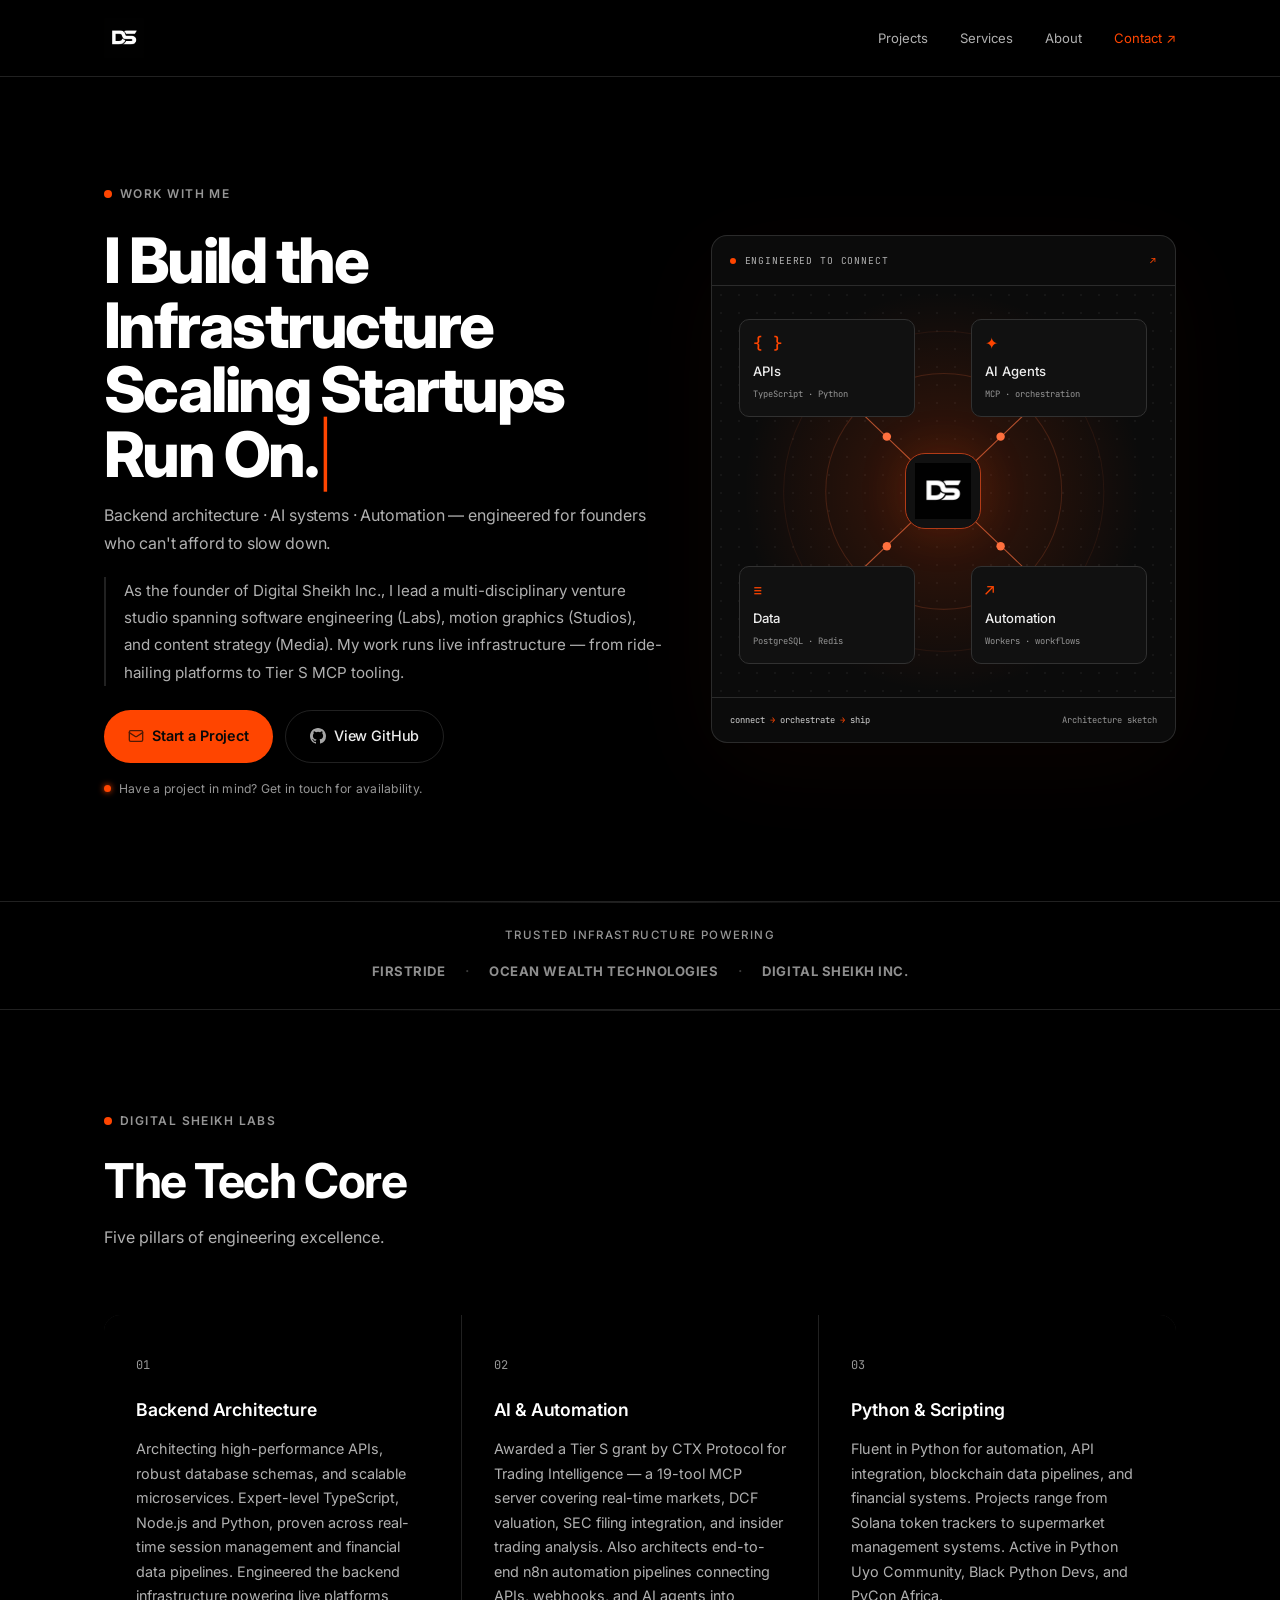
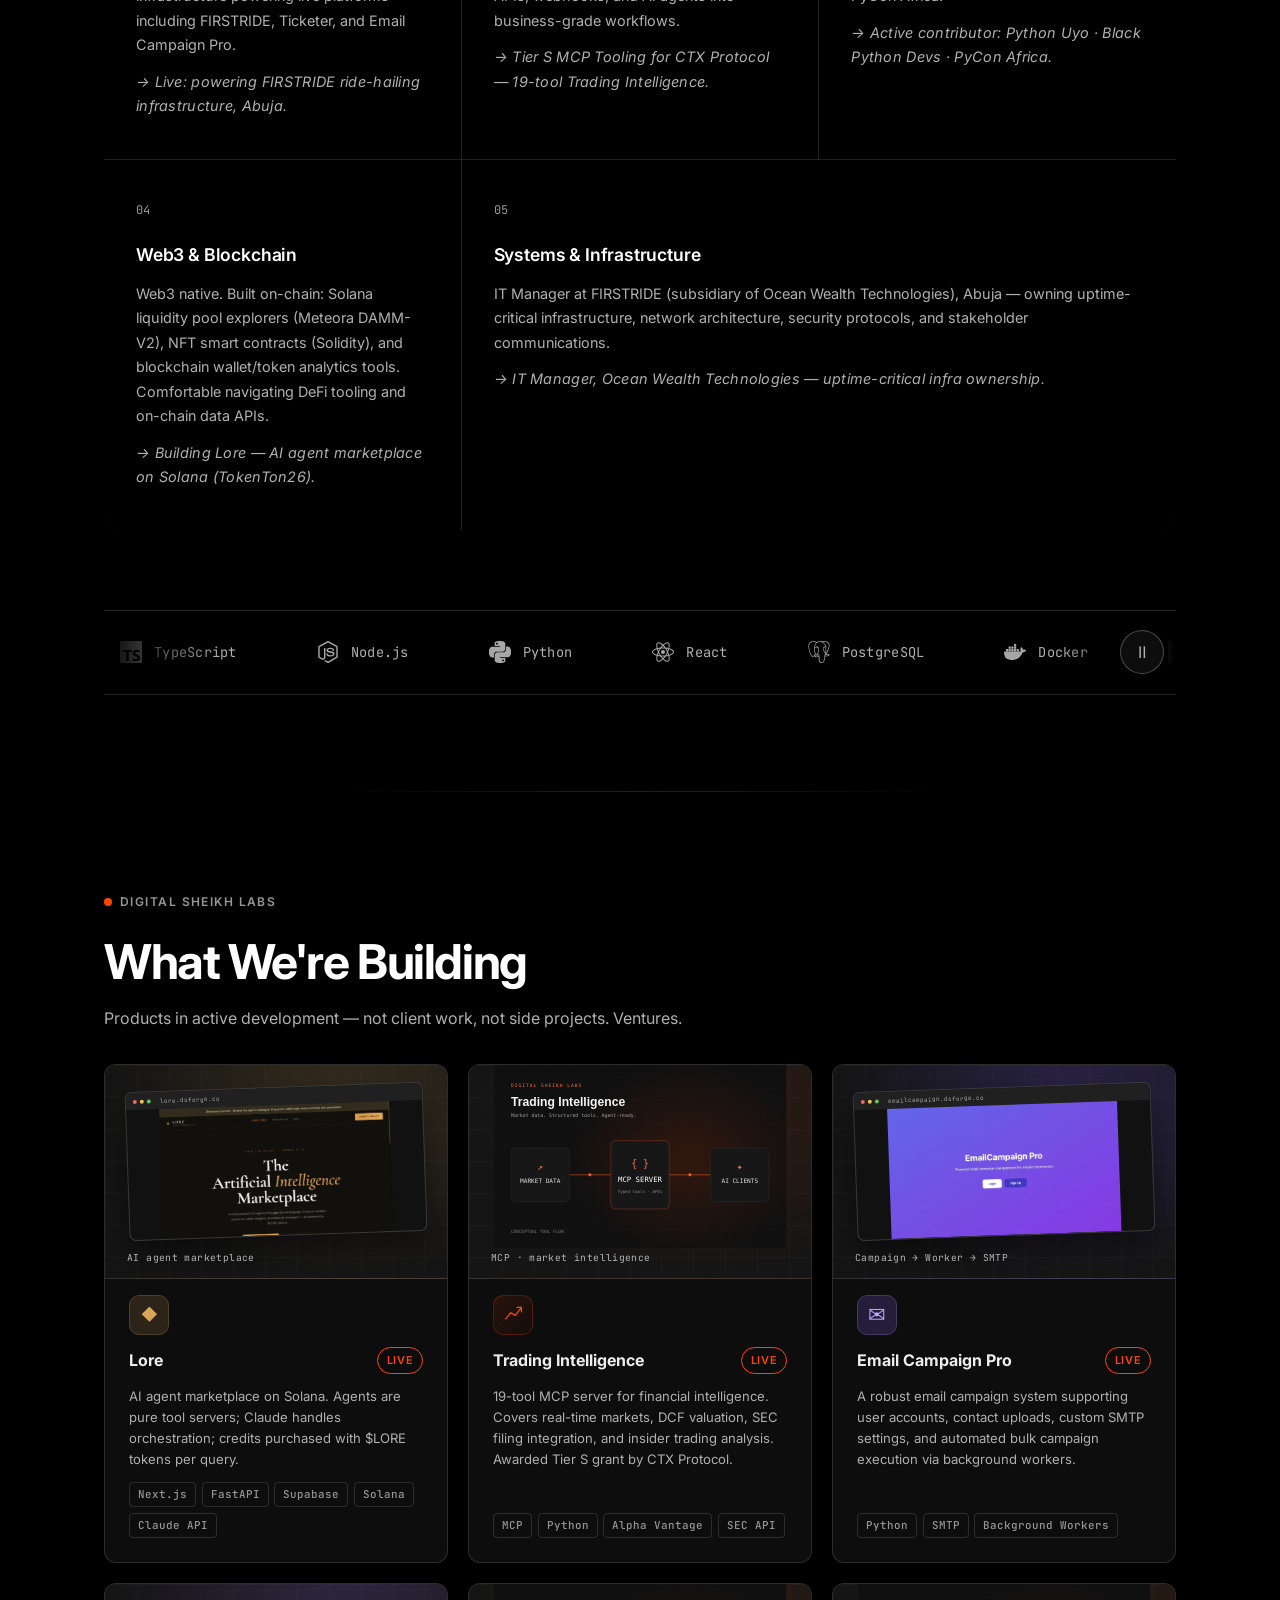
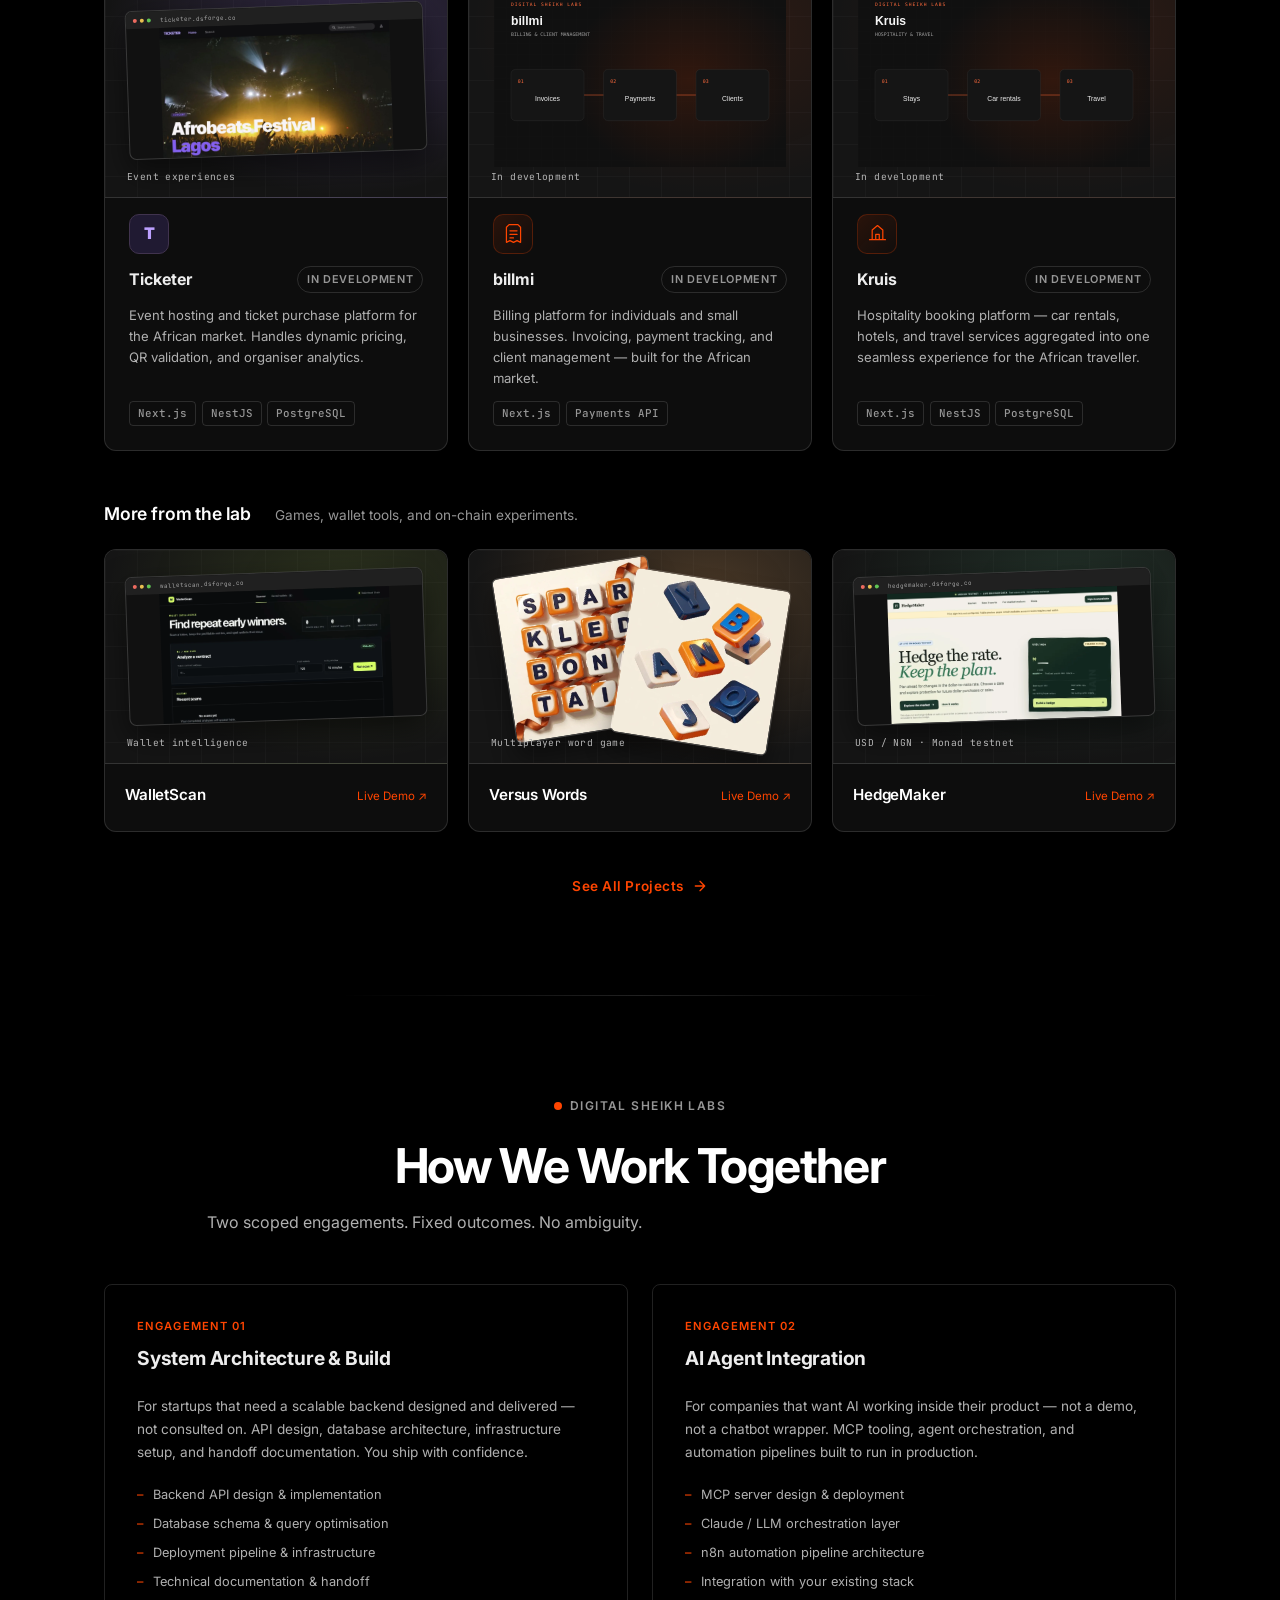
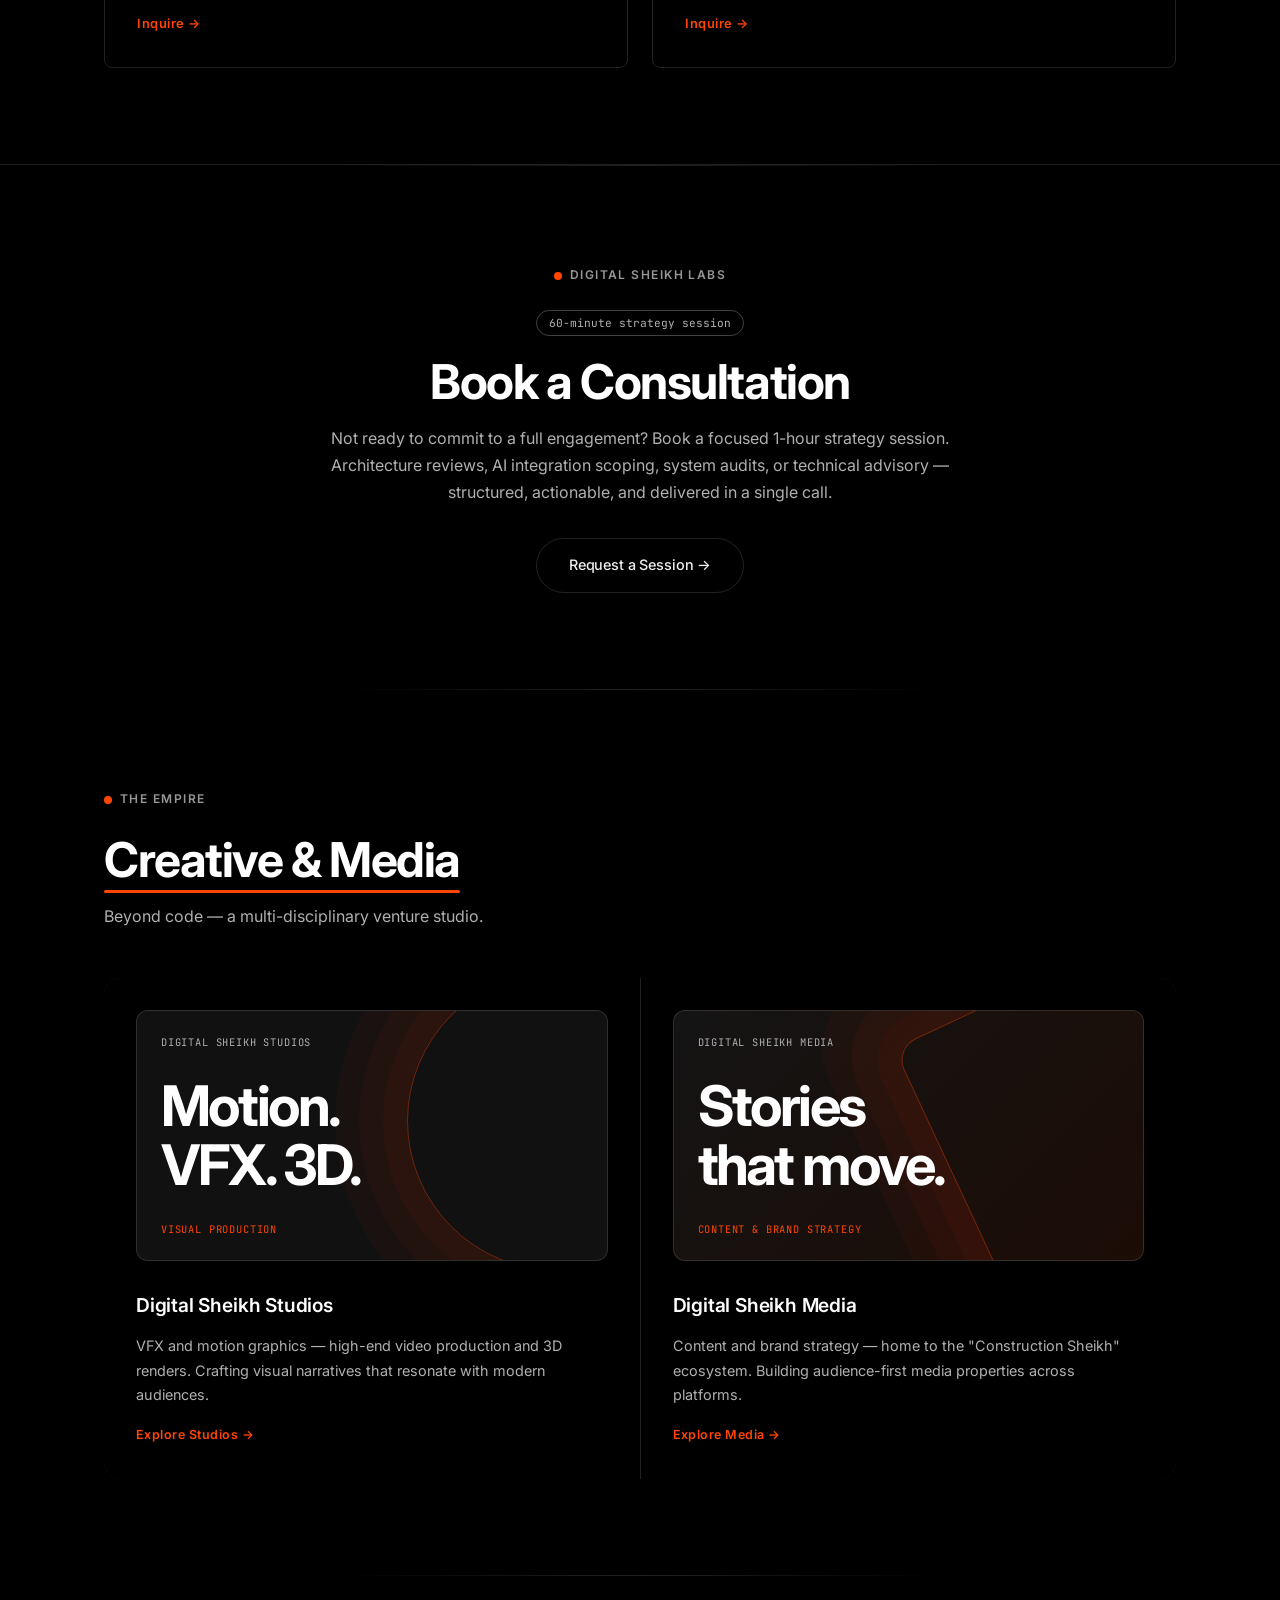
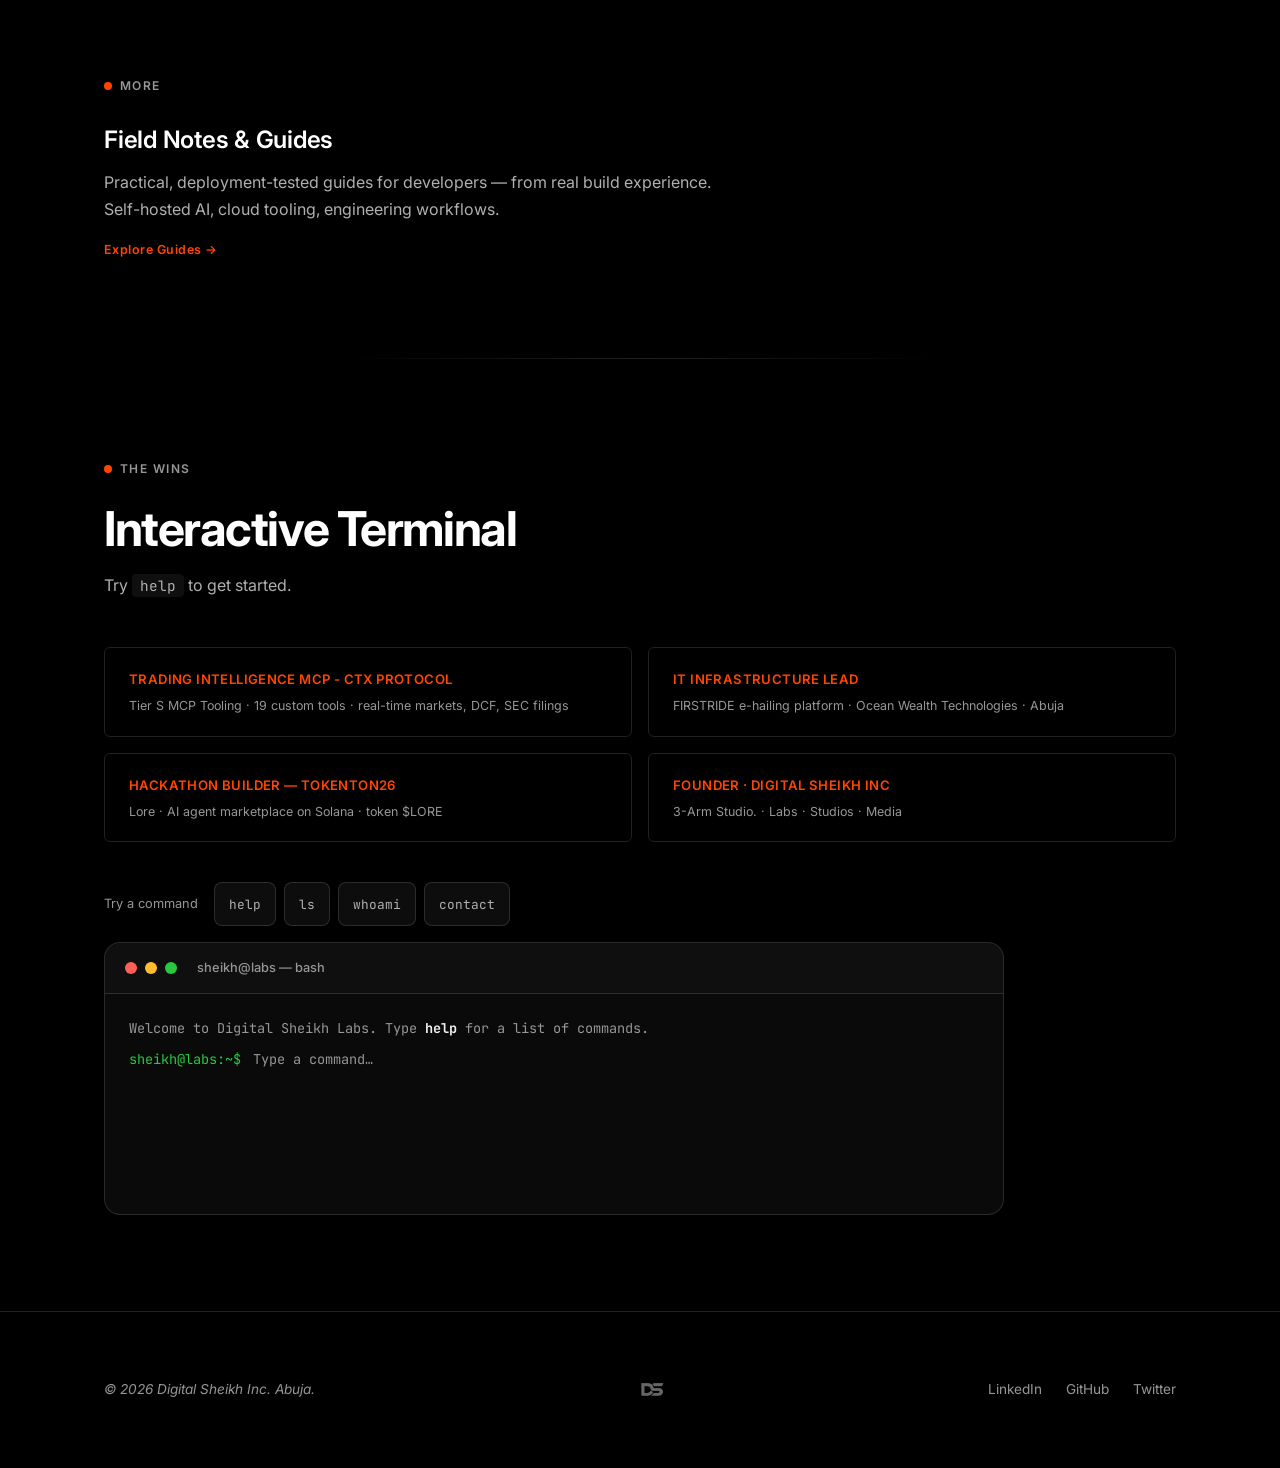
<file: index.html>
<!DOCTYPE html>
<html lang="en">

<head>
    <meta charset="UTF-8">
    <meta name="viewport" content="width=device-width, initial-scale=1.0">
    <script>(function(){var k='_ds_v';fetch('/version.json?t='+Date.now()).then(function(r){return r.json()}).then(function(v){var a=String(v.v);if(localStorage.getItem(k)&&localStorage.getItem(k)!==a){localStorage.clear();location.reload(true)}localStorage.setItem(k,a)}).catch(function(){})})();</script>
    <title>Digital Sheikh Inc. — Backend Architecture & AI Systems</title>
    <meta name="description"
        content="Digital Sheikh Inc. — Backend architecture, AI agent systems, and automation engineering for scaling startups. Led by Sheikh Ubong Israel, Founder and Senior Software Architect.">
    <!-- Open Graph / Facebook -->
    <meta property="og:type" content="website">
    <meta property="og:url" content="https://digitalsheikh.co/">
    <meta property="og:title" content="Digital Sheikh Inc. — Backend Architecture & AI Systems">
    <meta property="og:description" content="Digital Sheikh Inc. — Backend architecture, AI agent systems, and automation engineering for scaling startups. Led by Sheikh Ubong Israel, Founder and Senior Software Architect.">
    <meta property="og:image" content="https://digitalsheikh.co/assets/og-preview.jpg">

    <!-- Twitter -->
    <meta name="twitter:card" content="summary_large_image">
    <meta name="twitter:url" content="https://digitalsheikh.co/">
    <meta name="twitter:title" content="Digital Sheikh Inc. — Backend Architecture & AI Systems">
    <meta name="twitter:description" content="Digital Sheikh Inc. — Backend architecture, AI agent systems, and automation engineering for scaling startups. Led by Sheikh Ubong Israel, Founder and Senior Software Architect.">
    <meta name="twitter:image" content="https://digitalsheikh.co/assets/og-preview.jpg">

    <meta name="theme-color" content="#000000">
    <link rel="icon" type="image/png" href="assets/ds-logo.png">
    <link rel="stylesheet" href="styles.css?v=4">
</head>

<body>
    <a class="skip-link" href="#main">Skip to content</a>

    <!-- Cursor Glow Follower -->
    <div class="cursor-glow" id="cursor-glow"></div>

    <header class="site-header">
        <nav class="container site-nav" aria-label="Main navigation">
            <a href="/" class="site-nav__brand" aria-label="Digital Sheikh home">
                <img src="assets/ds-logo.png" alt="DS" width="40" height="40">
            </a>
            <div class="site-nav__links">
                <a href="#products">Projects</a>
                <a href="#engagements">Services</a>
                <a href="#empire">About</a>
                <a href="#consultation">Contact <span aria-hidden="true">↗</span></a>
            </div>
        </nav>
    </header>
    <main id="main">
    <!-- ============ HERO ============ -->
    <section class="hero hero--visual">
        <div class="container hero__layout">
            <div class="hero__content">
                <p class="section-label reveal reveal-delay-1">Work With Me</p>
                <h1 class="hero__headline" id="typewriter-headline"><span id="typewriter-text">I Build the Infrastructure Scaling Startups Run On.</span><span
                        class="typewriter-cursor" aria-hidden="true">|</span></h1>
                <p class="hero__subtitle reveal reveal-delay-2">
                    Backend architecture · AI systems · Automation — engineered for founders who can't afford to slow
                    down.
                </p>
                <p class="hero__body reveal reveal-delay-3">
                    As the founder of Digital Sheikh Inc., I lead a multi-disciplinary venture studio spanning software
                    engineering (Labs), motion graphics (Studios), and content strategy (Media). My work runs live
                    infrastructure — from ride-hailing platforms to Tier S MCP tooling.
                </p>
                <div class="hero__cta reveal reveal-delay-4">
                    <a href="mailto:sheikhthefather@gmail.com" class="btn btn--glow">
                        <svg aria-hidden="true" class="btn-icon" viewBox="0 0 24 24" fill="none" stroke="currentColor" stroke-width="2"
                            stroke-linecap="round" stroke-linejoin="round">
                            <rect x="2" y="4" width="20" height="16" rx="2" />
                            <path d="m22 7-8.97 5.7a1.94 1.94 0 0 1-2.06 0L2 7" />
                        </svg>
                        Start a Project
                    </a>
                    <a href="https://github.com/UbongIsrael" target="_blank" rel="noopener" class="btn btn--outline">
                        <svg aria-hidden="true" class="btn-icon" viewBox="0 0 24 24" fill="currentColor">
                            <path
                                d="M12 0C5.37 0 0 5.37 0 12c0 5.3 3.44 9.8 8.2 11.39.6.11.82-.26.82-.58v-2.03c-3.34.73-4.04-1.61-4.04-1.61-.55-1.39-1.34-1.76-1.34-1.76-1.09-.75.08-.73.08-.73 1.21.08 1.85 1.24 1.85 1.24 1.07 1.84 2.81 1.31 3.5 1 .1-.78.42-1.31.76-1.61-2.67-.3-5.47-1.33-5.47-5.93 0-1.31.47-2.38 1.24-3.22-.13-.3-.54-1.52.12-3.18 0 0 1-.32 3.3 1.23a11.5 11.5 0 0 1 6.02 0c2.28-1.55 3.29-1.23 3.29-1.23.66 1.66.25 2.88.12 3.18.77.84 1.24 1.91 1.24 3.22 0 4.61-2.81 5.63-5.48 5.93.43.37.81 1.1.81 2.22v3.29c0 .32.21.7.82.58A12.01 12.01 0 0 0 24 12c0-6.63-5.37-12-12-12z" />
                        </svg>
                        View GitHub
                    </a>

                </div>
                <p class="hero__availability">
                    <span class="availability-dot"></span>
                    Have a project in mind? Get in touch for availability.
                </p>
            </div>
            <figure class="hero-system" aria-label="Architecture sketch connecting APIs, AI agents, data, and automation">
                <div class="hero-system__bar"><span class="hero-system__light" aria-hidden="true"></span><span>ENGINEERED TO CONNECT</span><span aria-hidden="true">↗</span></div>
                <div class="hero-system__canvas">
                    <svg class="hero-system__connections" viewBox="0 0 440 390" fill="none" aria-hidden="true">
                        <defs><radialGradient id="system-glow"><stop stop-color="#ff4500" stop-opacity=".2"/><stop offset="1" stop-color="#ff4500" stop-opacity="0"/></radialGradient></defs>
                        <circle cx="220" cy="195" r="190" fill="url(#system-glow)"/>
                        <g stroke="#ff713f" stroke-opacity=".65"><path d="M110 90L220 195 330 90M110 300L220 195 330 300"/><circle cx="220" cy="195" r="112" stroke-opacity=".18"/><circle cx="220" cy="195" r="152" stroke-opacity=".08"/></g>
                        <g fill="#ff713f"><circle cx="166" cy="143" r="4"/><circle cx="274" cy="143" r="4"/><circle cx="166" cy="247" r="4"/><circle cx="274" cy="247" r="4"/></g>
                    </svg>
                    <div class="hero-system__node hero-system__node--api"><span class="hero-system__symbol" aria-hidden="true">{ }</span><strong>APIs</strong><span>TypeScript · Python</span></div>
                    <div class="hero-system__node hero-system__node--agents"><span class="hero-system__symbol" aria-hidden="true">✦</span><strong>AI Agents</strong><span>MCP · orchestration</span></div>
                    <div class="hero-system__core" aria-hidden="true"><img src="assets/ds-logo.png" alt="" width="64" height="64"></div>
                    <div class="hero-system__node hero-system__node--data"><span class="hero-system__symbol" aria-hidden="true">≡</span><strong>Data</strong><span>PostgreSQL · Redis</span></div>
                    <div class="hero-system__node hero-system__node--workflows"><span class="hero-system__symbol" aria-hidden="true">↗</span><strong>Automation</strong><span>Workers · workflows</span></div>
                </div>
                <figcaption><span>connect<span aria-hidden="true"> → </span>orchestrate<span aria-hidden="true"> → </span>ship</span><span>Architecture sketch</span></figcaption>
            </figure>
        </div>
    </section>

    <!-- ============ TRUST BAR ============ -->
    <section class="trust-bar">
        <div class="container">
            <p class="trust-bar__label">Trusted infrastructure powering</p>
            <div class="trust-bar__logos">
                <span class="trust-logo">FIRSTRIDE</span>
                <span class="trust-divider">·</span>
                <span class="trust-logo">Ocean Wealth Technologies</span>
                <span class="trust-divider">·</span>
                <span class="trust-logo">Digital Sheikh Inc.</span>
            </div>
        </div>
    </section>

    <!-- ============ LABS ============ -->
    <section class="labs" id="labs">
        <div class="container">
            <div class="labs__header">
                <p class="section-label reveal">Digital Sheikh Labs</p>
                <h2 class="reveal reveal-delay-1">The Tech Core</h2>
                <p class="reveal reveal-delay-2">Five pillars of engineering excellence.</p>
            </div>

            <div class="labs__grid reveal">
                <!-- Card 1 -->
                <div class="labs__card">
                    <span class="labs__card-number">01</span>
                    <h3>Backend Architecture</h3>
                    <p>Architecting high-performance APIs, robust database schemas, and scalable microservices.
                        Expert-level TypeScript, Node.js and Python, proven across real-time session management and
                        financial data pipelines. Engineered the backend infrastructure powering live platforms
                        including FIRSTRIDE, Ticketer, and Email Campaign Pro.</p>
                    <p class="pillar-outcome">→ Live: powering FIRSTRIDE ride-hailing infrastructure, Abuja.</p>
                </div>
                <!-- Card 2 -->
                <div class="labs__card">
                    <span class="labs__card-number">02</span>
                    <h3>AI &amp; Automation</h3>
                    <p>Awarded a Tier S grant by CTX Protocol for Trading Intelligence — a 19-tool MCP server covering
                        real-time markets, DCF valuation, SEC filing integration, and insider trading analysis. Also
                        architects end-to-end n8n automation pipelines connecting APIs, webhooks, and AI agents into
                        business-grade workflows.</p>
                    <p class="pillar-outcome">→ Tier S MCP Tooling for CTX Protocol — 19-tool Trading Intelligence.
                    </p>
                </div>
                <!-- Card 3 -->
                <div class="labs__card">
                    <span class="labs__card-number">03</span>
                    <h3>Python &amp; Scripting</h3>
                    <p>Fluent in Python for automation, API integration, blockchain data pipelines, and financial
                        systems. Projects range from Solana token trackers to supermarket management systems. Active in
                        Python Uyo Community, Black Python Devs, and PyCon Africa.</p>
                    <p class="pillar-outcome">→ Active contributor: Python Uyo · Black Python Devs · PyCon Africa.</p>
                </div>
                <!-- Card 4 -->
                <div class="labs__card">
                    <span class="labs__card-number">04</span>
                    <h3>Web3 &amp; Blockchain</h3>
                    <p>Web3 native. Built on-chain: Solana liquidity pool explorers (Meteora DAMM-V2), NFT smart
                        contracts (Solidity), and blockchain wallet/token analytics tools. Comfortable navigating DeFi
                        tooling and on-chain data APIs.</p>
                    <p class="pillar-outcome">→ Building Lore — AI agent marketplace on Solana (TokenTon26).</p>
                </div>
                <!-- Card 5 -->
                <div class="labs__card">
                    <span class="labs__card-number">05</span>
                    <h3>Systems &amp; Infrastructure</h3>
                    <p>IT Manager at FIRSTRIDE (subsidiary of Ocean Wealth Technologies), Abuja — owning uptime-critical
                        infrastructure, network architecture, security protocols, and stakeholder communications.</p>
                    <p class="pillar-outcome">→ IT Manager, Ocean Wealth Technologies — uptime-critical infra ownership.
                    </p>
                </div>
            </div>

            <!-- Tech Marquee -->
            <div class="marquee-wrapper reveal">
                <button class="marquee-pause" type="button" aria-label="Pause technology ticker" aria-pressed="false"><span aria-hidden="true">Ⅱ</span></button>
                <div class="marquee-track" id="marquee-track">
                    <div class="marquee__group"><span><img src="assets/stack/typescript.svg" alt="" width="22" height="22" loading="lazy">TypeScript</span><span><img src="assets/stack/nodedotjs.svg" alt="" width="22" height="22" loading="lazy">Node.js</span><span><img src="assets/stack/python.svg" alt="" width="22" height="22" loading="lazy">Python</span><span><img src="assets/stack/react.svg" alt="" width="22" height="22" loading="lazy">React</span><span><img src="assets/stack/postgresql.svg" alt="" width="22" height="22" loading="lazy">PostgreSQL</span><span><img src="assets/stack/docker.svg" alt="" width="22" height="22" loading="lazy">Docker</span></div>
                    <div class="marquee__group" aria-hidden="true"><span><img src="assets/stack/typescript.svg" alt="" width="22" height="22" loading="lazy">TypeScript</span><span><img src="assets/stack/nodedotjs.svg" alt="" width="22" height="22" loading="lazy">Node.js</span><span><img src="assets/stack/python.svg" alt="" width="22" height="22" loading="lazy">Python</span><span><img src="assets/stack/react.svg" alt="" width="22" height="22" loading="lazy">React</span><span><img src="assets/stack/postgresql.svg" alt="" width="22" height="22" loading="lazy">PostgreSQL</span><span><img src="assets/stack/docker.svg" alt="" width="22" height="22" loading="lazy">Docker</span></div>
                </div>
            </div>
        </div>
    </section>

    <!-- ============ LABS: PRODUCTS ============ -->
    <section class="products" id="products">
        <div class="container">
            <div class="products__header">
                <p class="section-label reveal">Digital Sheikh Labs</p>
                <h2 class="reveal reveal-delay-1">What We're Building</h2>
                <p class="reveal reveal-delay-2">Products in active development — not client work, not side projects.
                    Ventures.</p>
            </div>
            <div class="products-grid">
                <div class="product-card">
                    <div class="product-header">
                        <span class="product-name">Lore</span>
                        <span class="product-stage product-stage--live">Live</span>
                    </div>
                    <p class="product-desc">
                        AI agent marketplace on Solana. Agents are pure tool servers; Claude handles
                        orchestration; credits purchased with $LORE tokens per query.
                    </p>
                    <div class="product-stack">
                        <span>Next.js</span><span>FastAPI</span><span>Supabase</span><span>Solana</span><span>Claude
                            API</span>
                    </div>
                </div>
                <div class="product-card">
                    <div class="product-header">
                        <span class="product-name">Trading Intelligence</span>
                        <span class="product-stage product-stage--live">Live</span>
                    </div>
                    <p class="product-desc">
                        19-tool MCP server for financial intelligence. Covers real-time markets,
                        DCF valuation, SEC filing integration, and insider trading analysis.
                        Awarded Tier S grant by CTX Protocol.
                    </p>
                    <div class="product-stack">
                        <span>MCP</span><span>Python</span><span>Alpha Vantage</span><span>SEC API</span>
                    </div>
                </div>
                <div class="product-card">
                    <div class="product-header">
                        <span class="product-name">Email Campaign Pro</span>
                        <span class="product-stage product-stage--live">Live</span>
                    </div>
                    <p class="product-desc">
                        A robust email campaign system supporting user accounts, contact uploads, custom SMTP settings,
                        and automated bulk campaign execution via background workers.
                    </p>
                    <div class="product-stack">
                        <span>Python</span><span>SMTP</span><span>Background Workers</span>
                    </div>
                </div>
                <div class="product-card">
                    <div class="product-header">
                        <span class="product-name">Ticketer</span>
                        <span class="product-stage">In Development</span>
                    </div>
                    <p class="product-desc">
                        Event hosting and ticket purchase platform for the African market.
                        Handles dynamic pricing, QR validation, and organiser analytics.
                    </p>
                    <div class="product-stack">
                        <span>Next.js</span><span>NestJS</span><span>PostgreSQL</span>
                    </div>
                </div>
                <div class="product-card">
                    <div class="product-header">
                        <span class="product-name">billmi</span>
                        <span class="product-stage">In Development</span>
                    </div>
                    <p class="product-desc">
                        Billing platform for individuals and small businesses. Invoicing,
                        payment tracking, and client management — built for the African market.
                    </p>
                    <div class="product-stack">
                        <span>Next.js</span><span>Payments API</span>
                    </div>
                </div>
                <div class="product-card">
                    <div class="product-header">
                        <span class="product-name">Kruis</span>
                        <span class="product-stage">In Development</span>
                    </div>
                    <p class="product-desc">
                        Hospitality booking platform — car rentals, hotels, and travel services
                        aggregated into one seamless experience for the African traveller.
                    </p>
                    <div class="product-stack">
                        <span>Next.js</span><span>NestJS</span><span>PostgreSQL</span>
                    </div>
                </div>
            </div>

            <div class="live-experiments reveal">
                <div class="live-experiments__header"><h3>More from the lab</h3><p>Games, wallet tools, and on-chain experiments.</p></div>
                <div class="demo-grid" id="live-demo-grid"></div>
            </div>
            <div class="products-footer reveal">
                <a href="/labs" class="products-footer__link">
                    See All Projects
                    <svg aria-hidden="true" width="16" height="16" viewBox="0 0 24 24" fill="none" stroke="currentColor" stroke-width="2"
                        stroke-linecap="round" stroke-linejoin="round">
                        <path d="M5 12h14M12 5l7 7-7 7" />
                    </svg>
                </a>
            </div>
        </div>
    </section>

    <!-- ============ ENGAGEMENTS ============ -->
    <section class="engagements" id="engagements">
        <div class="container">
            <div class="engagements__header">
                <p class="section-label reveal">Digital Sheikh Labs</p>
                <h2 class="reveal reveal-delay-1">How We Work Together</h2>
                <p class="reveal reveal-delay-2">Two scoped engagements. Fixed outcomes. No ambiguity.</p>
            </div>

            <div class="engagements__grid reveal">

                <div class="engagement-card">
                    <div class="engagement-card__top">
                        <span class="engagement-tag">Engagement 01</span>
                        <h3 class="engagement-title">System Architecture & Build</h3>
                    </div>
                    <p class="engagement-desc">
                        For startups that need a scalable backend designed and delivered —
                        not consulted on. API design, database architecture, infrastructure setup,
                        and handoff documentation. You ship with confidence.
                    </p>
                    <ul class="engagement-scope">
                        <li>Backend API design &amp; implementation</li>
                        <li>Database schema &amp; query optimisation</li>
                        <li>Deployment pipeline &amp; infrastructure</li>
                        <li>Technical documentation &amp; handoff</li>
                    </ul>
                    <a href="mailto:sheikhthefather@gmail.com?subject=System Architecture Inquiry"
                        class="engagement-cta">
                        Inquire →
                    </a>
                </div>

                <div class="engagement-card">
                    <div class="engagement-card__top">
                        <span class="engagement-tag">Engagement 02</span>
                        <h3 class="engagement-title">AI Agent Integration</h3>
                    </div>
                    <p class="engagement-desc">
                        For companies that want AI working inside their product —
                        not a demo, not a chatbot wrapper. MCP tooling, agent orchestration,
                        and automation pipelines built to run in production.
                    </p>
                    <ul class="engagement-scope">
                        <li>MCP server design &amp; deployment</li>
                        <li>Claude / LLM orchestration layer</li>
                        <li>n8n automation pipeline architecture</li>
                        <li>Integration with your existing stack</li>
                    </ul>
                    <a href="mailto:sheikhthefather@gmail.com?subject=AI Agent Integration Inquiry"
                        class="engagement-cta">
                        Inquire →
                    </a>
                </div>

            </div>
        </div>
    </section>

    <!-- ============ CONSULTATION ============ -->
    <section class="consultation" id="consultation">
        <div class="container consultation__inner">
            <div class="consultation__content">
                <p class="section-label reveal">Digital Sheikh Labs</p>
                <div class="session-badge">60-minute strategy session</div>
                <h2 class="reveal reveal-delay-1">Book a Consultation</h2>
                <p class="reveal reveal-delay-2" style="margin: 0 auto 32px auto;">
                    Not ready to commit to a full engagement? Book a focused 1-hour strategy session.
                    Architecture reviews, AI integration scoping, system audits, or technical advisory —
                    structured, actionable, and delivered in a single call.
                </p>
                <div class="reveal reveal-delay-3">
                    <a href="mailto:sheikhthefather@gmail.com?subject=Consultation%20Request" class="btn btn--outline">
                        Request a Session →
                    </a>
                </div>
            </div>
        </div>
    </section>

    <!-- ============ EMPIRE ============ -->
    <section class="empire" id="empire">
        <div class="container">
            <div class="empire__header">
                <p class="section-label reveal">The Empire</p>
                <h2 class="reveal reveal-delay-1 underline-animate">Creative &amp; Media</h2>
                <p class="reveal reveal-delay-2">Beyond code — a multi-disciplinary venture studio.</p>
            </div>

            <div class="empire__grid reveal">
                <div class="empire__card">
                    <div class="brand-preview brand-preview--studios" aria-hidden="true"><span class="brand-preview__label">Digital Sheikh Studios</span><strong>Motion.<br>VFX. 3D.</strong><span class="brand-preview__detail">Visual production</span></div>
                    <span class="empire__card-icon">
                        <svg aria-hidden="true" width="32" height="32" viewBox="0 0 24 24" fill="none" stroke="var(--accent)"
                            stroke-width="1.5" stroke-linecap="round" stroke-linejoin="round">
                            <rect x="2" y="2" width="20" height="20" rx="2.18" ry="2.18" />
                            <line x1="7" y1="2" x2="7" y2="22" />
                            <line x1="17" y1="2" x2="17" y2="22" />
                            <line x1="2" y1="12" x2="22" y2="12" />
                            <line x1="2" y1="7" x2="7" y2="7" />
                            <line x1="2" y1="17" x2="7" y2="17" />
                            <line x1="17" y1="7" x2="22" y2="7" />
                            <line x1="17" y1="17" x2="22" y2="17" />
                        </svg>
                    </span>
                    <h3>Digital Sheikh Studios</h3>
                    <p>VFX and motion graphics — high-end video production and 3D renders. Crafting visual narratives
                        that resonate with modern audiences.</p>
                    <a href="/studios" class="empire__card-link">Explore Studios →</a>
                </div>
                <div class="empire__card">
                    <div class="brand-preview brand-preview--media" aria-hidden="true"><span class="brand-preview__label">Digital Sheikh Media</span><strong>Stories<br>that move.</strong><span class="brand-preview__detail">Content &amp; brand strategy</span></div>
                    <span class="empire__card-icon">
                        <svg aria-hidden="true" width="32" height="32" viewBox="0 0 24 24" fill="none" stroke="var(--accent)"
                            stroke-width="1.5" stroke-linecap="round" stroke-linejoin="round">
                            <path d="M4.9 19.1C1 15.2 1 8.8 4.9 4.9" />
                            <path d="M7.8 16.2c-2.3-2.3-2.3-6.1 0-8.4" />
                            <circle cx="12" cy="12" r="2" />
                            <path d="M16.2 7.8c2.3 2.3 2.3 6.1 0 8.4" />
                            <path d="M19.1 4.9C23 8.8 23 15.1 19.1 19" />
                        </svg>
                    </span>
                    <h3>Digital Sheikh Media</h3>
                    <p>Content and brand strategy — home to the "Construction Sheikh" ecosystem. Building audience-first
                        media properties across platforms.</p>
                    <a href="/media" class="empire__card-link">Explore Media →</a>
                </div>
            </div>
        </div>
    </section>

    <!-- ============ MORE ============ -->
    <section class="more-guides" id="guides-teaser">
        <div class="container">
            <p class="section-label reveal">More</p>
            <h3 class="reveal reveal-delay-1" style="font-size: 1.5rem; margin-bottom: 0.5rem;">Field Notes &amp; Guides
            </h3>
            <p class="reveal reveal-delay-2">
                Practical, deployment-tested guides for developers — from real build experience. Self-hosted AI, cloud
                tooling, engineering workflows.
            </p>
            <a href="/guides" class="empire__card-link">Explore Guides →</a>
        </div>
    </section>

    <!-- ============ TERMINAL ============ -->
    <section class="terminal-section" id="terminal">
        <div class="container">
            <div class="terminal-section__header">
                <p class="section-label reveal">The Wins</p>
                <h2 class="reveal reveal-delay-1">Interactive Terminal</h2>
                <p class="reveal reveal-delay-2">Try <code
                        style="font-family:var(--font-mono);background:rgba(255,255,255,0.06);padding:2px 8px;border-radius:4px;font-size:0.9em">help</code>
                    to get started.</p>
            </div>

            <div class="wins-grid">
                <div class="win-card">
                    <span class="win-label">Trading Intelligence MCP - CTX Protocol</span>
                    <span class="win-detail">Tier S MCP Tooling · 19 custom tools · real-time markets, DCF, SEC
                        filings</span>
                </div>
                <div class="win-card">
                    <span class="win-label">IT Infrastructure Lead</span>
                    <span class="win-detail">FIRSTRIDE e-hailing platform · Ocean Wealth Technologies · Abuja</span>
                </div>
                <div class="win-card">
                    <span class="win-label">Hackathon Builder — TokenTon26</span>
                    <span class="win-detail">Lore · AI agent marketplace on Solana · token $LORE</span>
                </div>
                <div class="win-card">
                    <span class="win-label">Founder · Digital Sheikh Inc</span>
                    <span class="win-detail">3-Arm Studio. · Labs · Studios · Media</span>
                </div>
            </div>

            <div class="terminal-shortcuts" role="group" aria-label="Terminal command shortcuts">
                <span>Try a command</span>
                <button type="button" data-terminal-command="help">help</button>
                <button type="button" data-terminal-command="ls">ls</button>
                <button type="button" data-terminal-command="whoami">whoami</button>
                <button type="button" data-terminal-command="contact">contact</button>
            </div>
            <div class="terminal reveal">
                <div class="terminal__bar">
                    <span class="terminal__dot terminal__dot--red"></span>
                    <span class="terminal__dot terminal__dot--yellow"></span>
                    <span class="terminal__dot terminal__dot--green"></span>
                    <span class="terminal__title">sheikh@labs — bash</span>
                </div>
                <div class="terminal__body" id="terminal-body">
                    <div class="terminal__output" id="terminal-output" role="log" aria-label="Terminal output" aria-live="polite">
                        <div class="terminal__line terminal__line--muted">Welcome to Digital Sheikh Labs. Type <strong
                                style="color:var(--text-primary)">help</strong> for a list of commands.</div>
                    </div>
                    <div class="terminal__input-line">
                        <span class="prompt-prefix">sheikh@labs:~$&nbsp;</span>
                        <input type="text" class="terminal__input" id="terminal-input" aria-label="Terminal command" placeholder="Type a command…" name="command" autocomplete="off"
                            spellcheck="false">
                    </div>
                </div>
            </div>
        </div>
    </section>

    <!-- ============ FOOTER ============ -->
    </main>
    <footer class="footer">
        <div class="container">
            <div class="footer__inner">
                <p class="footer__copy">&copy; 2026 Digital Sheikh Inc. Abuja.</p>
                <div class="footer__logo">
                    <img src="assets/ds-logo.png" alt="DS" width="40" height="40" class="footer__logo-img">
                </div>
                <nav class="footer__links">
                    <a href="https://www.linkedin.com/in/ubong-israel" target="_blank" rel="noopener">LinkedIn</a>
                    <a href="https://github.com/UbongIsrael" target="_blank" rel="noopener">GitHub</a>
                    <a href="https://twitter.com/0xBonge" target="_blank" rel="noopener">Twitter</a>
                </nav>
            </div>
        </div>
    </footer>

    <script src="script.js?v=4"></script>
</body>

</html>
</file>
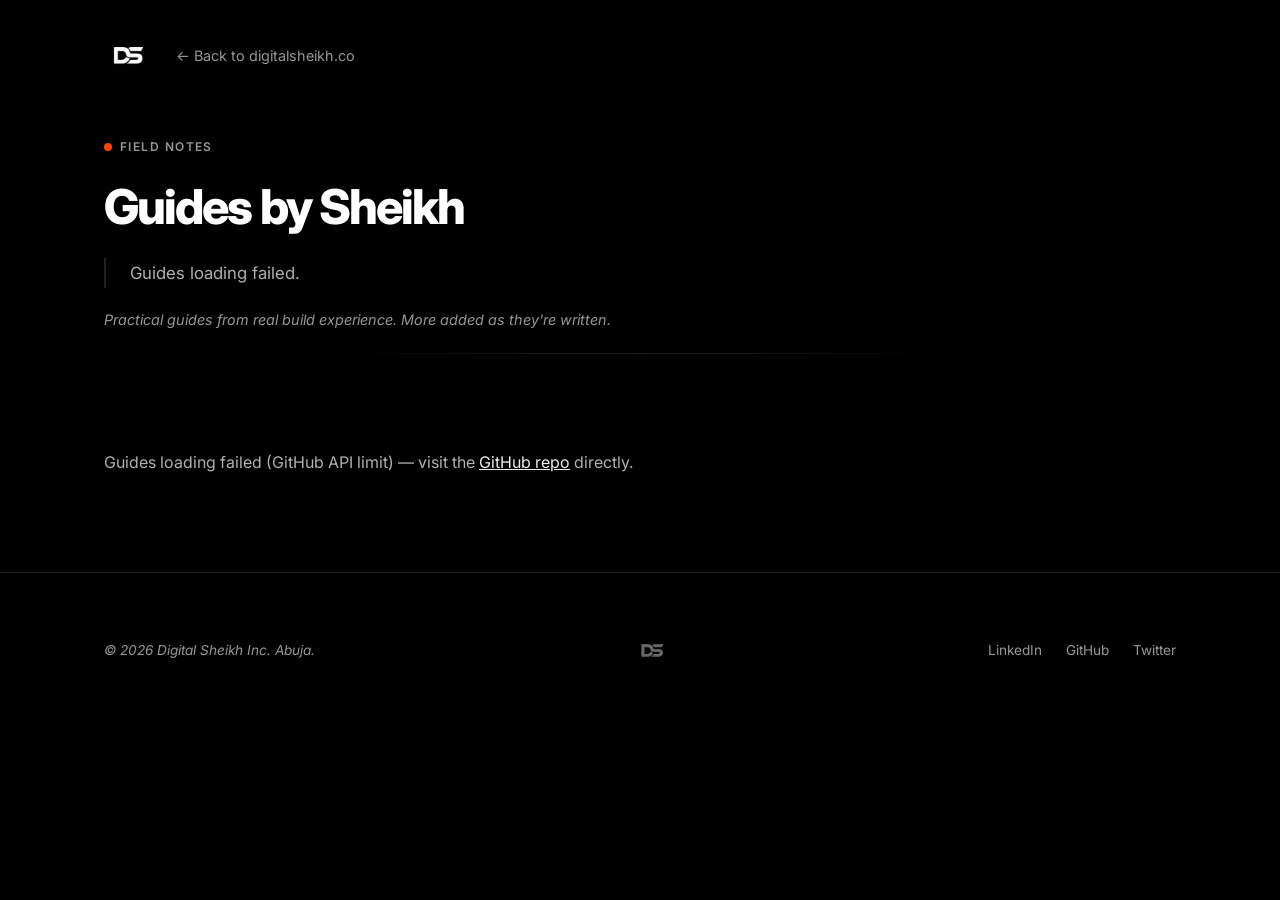
<file: guides.html>
<!DOCTYPE html>
<html lang="en">

<head>
    <meta charset="UTF-8">
    <meta name="viewport" content="width=device-width, initial-scale=1.0">
    <script>(function(){var k='_ds_v';fetch('/version.json?t='+Date.now()).then(function(r){return r.json()}).then(function(v){var a=String(v.v);if(localStorage.getItem(k)&&localStorage.getItem(k)!==a){localStorage.clear();location.reload(true)}localStorage.setItem(k,a)}).catch(function(){})})();</script>
    <title>Guides by Sheikh — Field Notes</title>
    <meta name="description" content="Practical, deployment-tested guides for developers.">
    <!-- Open Graph / Facebook -->
    <meta property="og:type" content="website">
    <meta property="og:url" content="https://digitalsheikh.co/guides">
    <meta property="og:title" content="Guides by Sheikh — Field Notes">
    <meta property="og:description" content="Practical, deployment-tested guides for developers.">
    <meta property="og:image" content="https://digitalsheikh.co/assets/guides-preview.jpg">

    <!-- Twitter -->
    <meta name="twitter:card" content="summary_large_image">
    <meta name="twitter:url" content="https://digitalsheikh.co/guides">
    <meta name="twitter:title" content="Guides by Sheikh — Field Notes">
    <meta name="twitter:description" content="Practical, deployment-tested guides for developers.">
    <meta name="twitter:image" content="https://digitalsheikh.co/assets/guides-preview.jpg">

    <meta name="theme-color" content="#000000">
    <link rel="icon" type="image/png" href="assets/ds-logo.png">
    <link rel="stylesheet" href="styles.css?v=4">
    <style>
        .nav-minimal {
            padding: 32px 0;
            display: flex;
            align-items: center;
            gap: 24px;
        }

        .nav-minimal img {
            width: 48px;
            height: 48px;
            border-radius: 12px;
        }

        .nav-minimal a {
            font-size: 0.9rem;
            color: var(--text-muted);
            transition: color 0.3s var(--ease-out);
        }

        .nav-minimal a:hover {
            color: var(--text-primary);
        }

        .guides-hero {
            padding-top: 20px;
            padding-bottom: 20px;
        }

        .guides-hero .hero__note {
            margin-top: 20px;
            font-size: 0.9rem;
            color: var(--text-muted);
            font-style: italic;
        }

        .guides-grid {
            display: grid;
            grid-template-columns: 1fr;
            gap: 24px;
            margin-bottom: 0;
        }

        @media (min-width: 768px) {
            .guides-grid {
                grid-template-columns: repeat(2, 1fr);
            }
        }

        .guide-card {
            border: 1px solid #222;
            background: #111;
            padding: 24px;
            border-radius: var(--radius);
            transition: border-color 0.2s ease, background 0.2s ease;
            display: flex;
            flex-direction: column;
            gap: 12px;
        }

        .guide-card:hover {
            border-color: #444;
            background: #141414;
        }

        .guide-card h3 {
            margin: 0;
            font-size: 1.1rem;
        }

        .guide-card p {
            font-size: 0.9rem;
            color: var(--text-secondary);
            margin: 0;
            flex-grow: 1;
        }

        .guide-card a {
            font-size: 0.85rem;
            color: var(--text-primary);
            align-self: flex-start;
        }

        /* Skeleton */
        .skeleton {
            animation: pulse 1.5s infinite ease-in-out;
        }

        .skeleton-title {
            height: 20px;
            width: 60%;
            background: #222;
            border-radius: 4px;
        }

        .skeleton-text {
            height: 14px;
            width: 90%;
            background: #222;
            border-radius: 4px;
            margin-top: 8px;
        }

        @keyframes pulse {
            0% {
                opacity: 0.6;
            }

            50% {
                opacity: 1;
            }

            100% {
                opacity: 0.6;
            }
        }
    </style>
</head>

<body>
    <a class="skip-link" href="#main">Skip to content</a>
    <!-- Cursor Glow Follower -->
    <div class="cursor-glow" id="cursor-glow"></div>

    <div class="container">
        <nav class="nav-minimal">
            <a href="/">
                <img src="assets/ds-logo.png" alt="Digital Sheikh Logo" width="80" height="80">
            </a>
            <a href="/">← Back to digitalsheikh.co</a>
        </nav>
    </div>

    <main id="main">
    <section class="guides-hero">
        <div class="container">
            <p class="section-label">Field Notes</p>
            <h1>Guides by Sheikh</h1>
            <p class="hero__body" id="hero-subtext" style="margin-bottom: 12px;">Practical guides for self-hosted AI, cloud tooling, and engineering workflows.</p>
            <p class="hero__note">Practical guides from real build experience. More added as they're written.</p>
        </div>
    </section>

    <section>
        <div class="container">
            <div class="guides-grid" id="guides-grid">
                <!-- Skeletons -->
                <div class="guide-card skeleton">
                    <div class="skeleton-title"></div>
                    <div class="skeleton-text"></div>
                    <div class="skeleton-text" style="width: 70%"></div>
                </div>
                <div class="guide-card skeleton">
                    <div class="skeleton-title"></div>
                    <div class="skeleton-text"></div>
                    <div class="skeleton-text" style="width: 80%"></div>
                </div>
                <div class="guide-card skeleton">
                    <div class="skeleton-title"></div>
                    <div class="skeleton-text"></div>
                    <div class="skeleton-text" style="width: 60%"></div>
                </div>
            </div>
        </div>
    </section>

    <!-- ============ FOOTER ============ -->
    </main>
    <footer class="footer">
        <div class="container">
            <div class="footer__inner">
                <p class="footer__copy">&copy; 2026 Digital Sheikh Inc. Abuja.</p>
                <div class="footer__logo">
                    <img src="assets/ds-logo.png" alt="DS" width="40" height="40" class="footer__logo-img">
                </div>
                <nav class="footer__links">
                    <a href="https://www.linkedin.com/in/ubong-israel" target="_blank" rel="noopener">LinkedIn</a>
                    <a href="https://github.com/UbongIsrael" target="_blank" rel="noopener">GitHub</a>
                    <a href="https://twitter.com/0xBonge" target="_blank" rel="noopener">Twitter</a>
                </nav>
            </div>
        </div>
    </footer>

    <script src="script.js?v=4"></script>
    <script>
        // Guides Page API Logic
        const API_BASE = 'https://api.github.com/repos/UbongIsrael/Guides/contents';

        function formatTitle(folderName) {
            const titles = {
                'cloud-llm-setup': 'Cloud LLM Setup',
                'full-linux-desktop+stream': 'Full Linux Desktop & Streaming',
            };
            return titles[folderName] || formatName(folderName);
        }

        function plainDescription(markdown) {
            return markdown.replace(/!?\[([^\]]+)\]\([^)]+\)/g, '$1').replace(/[`*_]/g, '');
        }

        async function fetchGuides() {
            const heroSubtext = document.getElementById('hero-subtext');
            const guidesGrid = document.getElementById('guides-grid');

            try {
                // 1. Fetch README for hero subtext
                const readmeRes = await fetch(`${API_BASE}/README.md`);
                if (!readmeRes.ok) throw new Error('API Rate Limited or Error');
                const readmeData = await readmeRes.json();

                // Decode base64 utf-8
                const readmeContent = decodeURIComponent(escape(window.atob(readmeData.content)));

                // Extract first paragraph after `# Guides by Sheikh`
                // Regex matches anything after # Guides by Sheikh heading, skipping empty lines
                const paragraphMatch = readmeContent.match(/# Guides by Sheikh\s*\n+([^#\n]+)/i);
                if (paragraphMatch && paragraphMatch[1]) {
                    heroSubtext.textContent = plainDescription(paragraphMatch[1].trim());
                } else {
                    heroSubtext.textContent = 'Documentation, notes, and workflows from live deployments.';
                }

                // 2. Fetch root contents
                const contentsRes = await fetch(API_BASE);
                if (!contentsRes.ok) throw new Error('API Rate Limited or Error');
                const contentsData = await contentsRes.json();

                // Filter dirs
                const folders = contentsData.filter(item => item.type === "dir" && !item.name.startsWith('.'));

                guidesGrid.innerHTML = ''; // clear skeletons

                if (folders.length === 0) {
                    guidesGrid.innerHTML = '<p>No guides found yet.</p>';
                    return;
                }

                // 3. For each folder, fetch README (parallel)
                const guidePromises = folders.map(async (folder) => {
                    let description = 'No description available.';
                    try {
                        const fileRes = await fetch(`${API_BASE}/${folder.name}/README.md`);
                        if (fileRes.ok) {
                            const fileData = await fileRes.json();
                            const fileContent = decodeURIComponent(escape(window.atob(fileData.content)));
                            const blockquoteMatch = fileContent.match(/^>\s*(.+)/m);
                            if (blockquoteMatch && blockquoteMatch[1]) {
                                description = plainDescription(blockquoteMatch[1].trim());
                            }
                        } else {
                            description = formatTitle(folder.name);
                        }
                    } catch (e) {
                        description = formatTitle(folder.name);
                    }

                    return `
                        <div class="guide-card reveal reveal-delay-1">
                            ${guideCover(folder.name)}
                            <h3>${escapeHtml(formatTitle(folder.name))}</h3>
                            <p>${escapeHtml(description)}</p>
                            <a href="https://github.com/UbongIsrael/Guides/blob/main/${encodeURIComponent(folder.name)}/README.md" target="_blank" rel="noopener">→ View Guide</a>
                        </div>
                    `;
                });

                const cardsHTML = await Promise.all(guidePromises);
                guidesGrid.innerHTML = cardsHTML.join('');

                observeReveals(guidesGrid);

            } catch (err) {
                console.error(err);
                heroSubtext.textContent = "Guides loading failed.";
                guidesGrid.innerHTML = `
                    <p style="color: var(--text-secondary); grid-column: 1 / -1;">
                        Guides loading failed (GitHub API limit) — visit the 
                        <a href="https://github.com/UbongIsrael/Guides" target="_blank" rel="noopener" style="color: var(--text-primary); text-decoration: underline;">GitHub repo</a> directly.
                    </p>
                `;
            }
        }

        fetchGuides();
    </script>
</body>

</html>
</file>
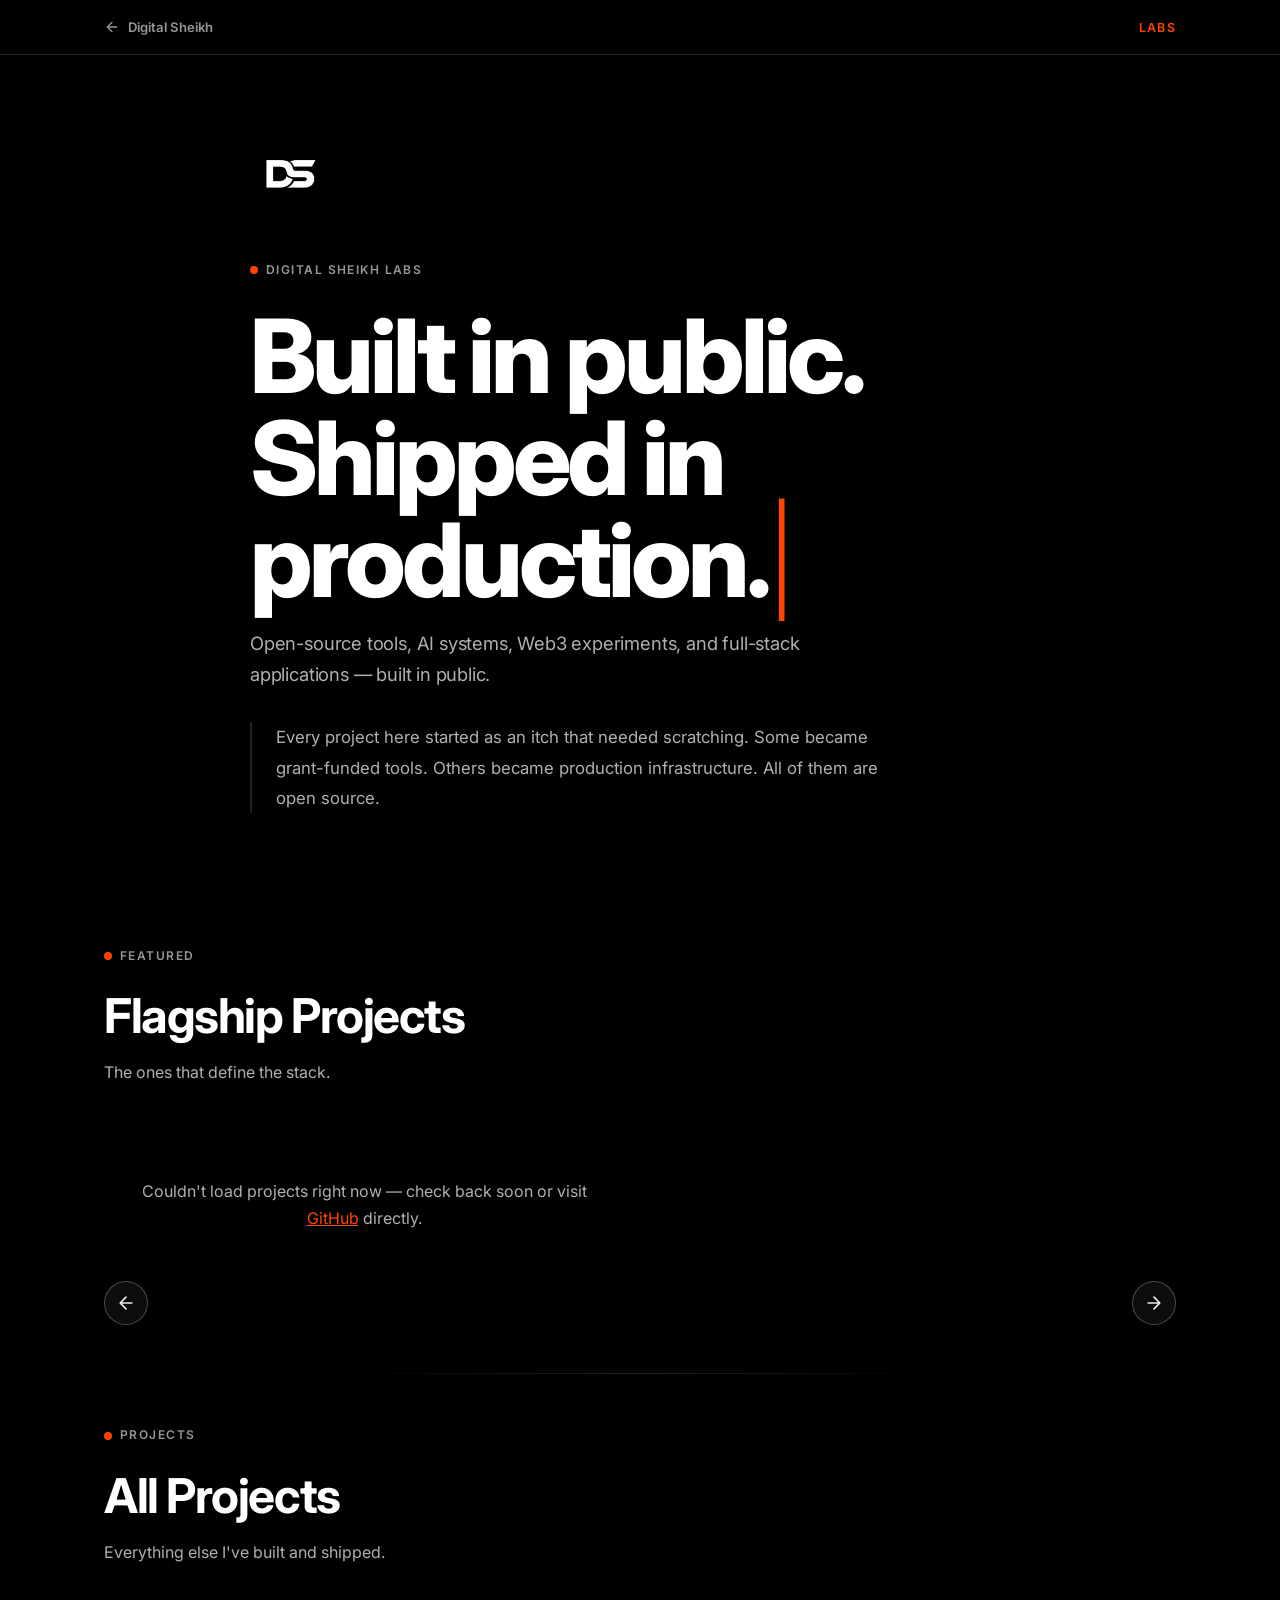
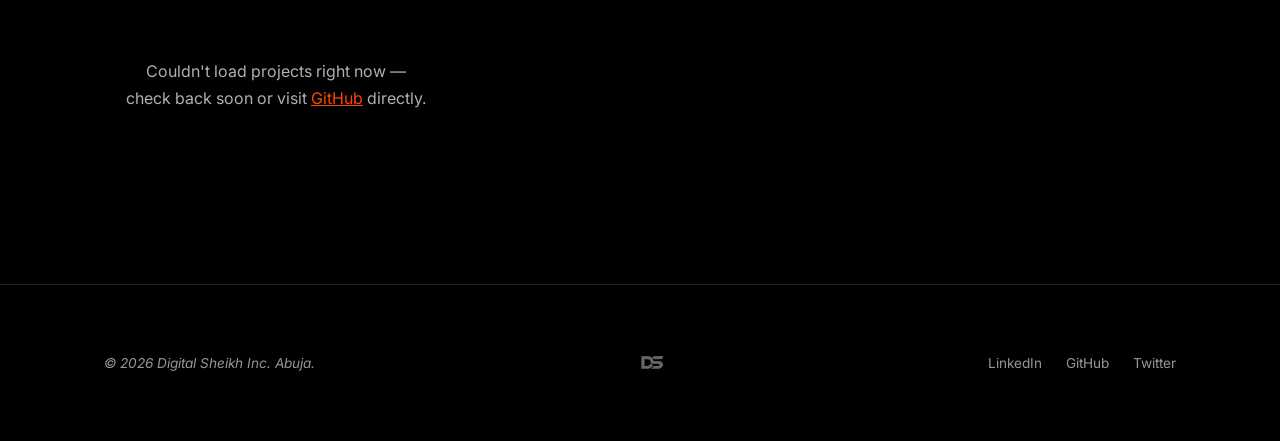
<file: labs.html>
<!DOCTYPE html>
<html lang="en">

<head>
    <meta charset="UTF-8">
    <meta name="viewport" content="width=device-width, initial-scale=1.0">
    <script>(function(){var k='_ds_v';fetch('/version.json?t='+Date.now()).then(function(r){return r.json()}).then(function(v){var a=String(v.v);if(localStorage.getItem(k)&&localStorage.getItem(k)!==a){localStorage.clear();location.reload(true)}localStorage.setItem(k,a)}).catch(function(){})})();</script>
    <title>Digital Sheikh Labs — Projects & Open Source</title>
    <meta name="description"
        content="Digital Sheikh Labs projects — open-source tools, AI systems, Web3 experiments, and full-stack applications built by Sheikh Ubong Israel.">
    <meta property="og:type" content="website">
    <meta property="og:url" content="https://digitalsheikh.co/labs">
    <meta property="og:title" content="Digital Sheikh Labs — Projects & Open Source">
    <meta property="og:description" content="Projects, tools, and systems built by Digital Sheikh Labs.">
    <meta property="og:image" content="https://digitalsheikh.co/assets/og-preview.jpg">
    <meta name="twitter:card" content="summary_large_image">
    <meta name="twitter:url" content="https://digitalsheikh.co/labs">
    <meta name="twitter:title" content="Digital Sheikh Labs — Projects & Open Source">
    <meta name="twitter:description" content="Projects, tools, and systems built by Digital Sheikh Labs.">
    <meta name="twitter:image" content="https://digitalsheikh.co/assets/og-preview.jpg">
    <meta name="theme-color" content="#000000">
    <link rel="icon" type="image/png" href="assets/ds-logo.png">
    <link rel="stylesheet" href="styles.css?v=4">
</head>

<body>
    <a class="skip-link" href="#main">Skip to content</a>

    <div class="cursor-glow" id="cursor-glow"></div>

    <!-- Inline check to hide hero immediately on detail pages -->
    <script>
        if (new URLSearchParams(window.location.search).has('project')) {
            document.documentElement.style.setProperty('--hero-display', 'none');
        }
    </script>

    <!-- ── NAV ───────────────────────────────────── -->
    <nav class="subpage-nav">
        <div class="container">
            <a href="/" class="subpage-nav__back" id="nav-back-link">
                <svg aria-hidden="true" width="16" height="16" viewBox="0 0 24 24" fill="none" stroke="currentColor" stroke-width="2"
                    stroke-linecap="round" stroke-linejoin="round">
                    <path d="M19 12H5M12 5l-7 7 7 7" />
                </svg>
                Digital Sheikh
            </a>
            <span class="subpage-nav__label" id="nav-label">Labs</span>
        </div>
    </nav>

    <main id="main">
    <!-- ── HERO ──────────────────────────────────── -->
    <section class="hero" id="labs-hero" style="display:var(--hero-display, block);">
        <div class="container">
            <div class="hero__content">
                <div class="hero__logo reveal">
                    <img src="assets/ds-logo.png" alt="Digital Sheikh Logo" width="80" height="80" class="hero__logo-img">
                </div>
                <p class="section-label reveal reveal-delay-1">Digital Sheikh Labs</p>
                <h1 class="hero__headline" id="typewriter-headline"><span id="typewriter-text">Built in public. Shipped in production.</span><span
                        class="typewriter-cursor" aria-hidden="true">|</span></h1>
                <p class="hero__subtitle reveal reveal-delay-3" id="labs-hero-subtitle">
                    Open-source tools, AI systems, Web3 experiments, and full-stack applications — built in public.
                </p>
                <p class="hero__body reveal reveal-delay-4" id="labs-hero-body">
                    Every project here started as an itch that needed scratching. Some became grant-funded tools. Others
                    became production infrastructure. All of them are open source.
                </p>
            </div>
        </div>
    </section>

    <!-- ── GALLERY VIEW ──────────────────────────── -->
    <div id="labs-gallery">

        <!-- Featured Carousel -->
        <section class="carousel-section" id="featured-carousel-section">
            <div class="container">
                <div class="carousel__header">
                    <p class="section-label reveal">Featured</p>
                    <h2 class="reveal reveal-delay-1">Flagship Projects</h2>
                    <p class="reveal reveal-delay-2">The ones that define the stack.</p>
                </div>

                <div class="carousel-wrapper reveal" id="featured-carousel" role="region" aria-roledescription="carousel" aria-label="Flagship projects">
                    <div class="carousel">
                        <div class="carousel__track-wrapper" tabindex="0" aria-label="Featured projects. Use left and right arrow keys to browse.">
                            <div class="carousel__track" id="carousel-track">
                                <!-- skeleton -->
                                <div class="carousel__slide" aria-hidden="true">
                                    <div class="sk-line sk-line--lg" style="width:55%;"></div>
                                    <div class="sk-line" style="width:90%;"></div>
                                    <div class="sk-line" style="width:70%;"></div>
                                    <div class="sk-line sk-line--sm" style="width:40%;"></div>
                                </div>
                                <div class="carousel__slide" aria-hidden="true">
                                    <div class="sk-line sk-line--lg" style="width:45%;"></div>
                                    <div class="sk-line" style="width:85%;"></div>
                                    <div class="sk-line" style="width:65%;"></div>
                                    <div class="sk-line sk-line--sm" style="width:35%;"></div>
                                </div>
                                <div class="carousel__slide" aria-hidden="true">
                                    <div class="sk-line sk-line--lg" style="width:60%;"></div>
                                    <div class="sk-line" style="width:75%;"></div>
                                    <div class="sk-line" style="width:80%;"></div>
                                    <div class="sk-line sk-line--sm" style="width:30%;"></div>
                                </div>
                            </div>
                        </div>
                    </div>
                    <button class="carousel__arrow carousel__arrow--left" id="carousel-prev" aria-label="Previous featured project">
                        <svg aria-hidden="true" width="20" height="20" viewBox="0 0 24 24" fill="none" stroke="currentColor"
                            stroke-width="2" stroke-linecap="round" stroke-linejoin="round">
                            <path d="M19 12H5M12 5l-7 7 7 7" />
                        </svg>
                    </button>
                    <button class="carousel__arrow carousel__arrow--right" id="carousel-next" aria-label="Next featured project">
                        <svg aria-hidden="true" width="20" height="20" viewBox="0 0 24 24" fill="none" stroke="currentColor"
                            stroke-width="2" stroke-linecap="round" stroke-linejoin="round">
                            <path d="M5 12h14M12 5l7 7-7 7" />
                        </svg>
                    </button>
                    <div class="carousel__dots" id="carousel-dots">
                        <!-- populated by JS -->
                    </div>
                </div>
            </div>
        </section>

        <!-- All Projects Grid -->
        <section class="projects-section" id="all-projects-section">
            <div class="container">
                <div class="projects__header">
                    <p class="section-label reveal">Projects</p>
                    <h2 class="reveal reveal-delay-1">All Projects</h2>
                    <p class="reveal reveal-delay-2">Everything else I've built and shipped.</p>
                </div>
                <div class="projects-grid" id="projects-grid">
                    <!-- skeleton -->
                    <div class="project-card" aria-hidden="true">
                        <div class="sk-line sk-line--md" style="width:60%;"></div>
                        <div class="sk-line" style="width:100%;"></div>
                        <div class="sk-line sk-line--sm" style="width:35%;"></div>
                    </div>
                    <div class="project-card" aria-hidden="true">
                        <div class="sk-line sk-line--md" style="width:50%;"></div>
                        <div class="sk-line" style="width:90%;"></div>
                        <div class="sk-line sk-line--sm" style="width:40%;"></div>
                    </div>
                    <div class="project-card" aria-hidden="true">
                        <div class="sk-line sk-line--md" style="width:55%;"></div>
                        <div class="sk-line" style="width:95%;"></div>
                        <div class="sk-line sk-line--sm" style="width:30%;"></div>
                    </div>
                    <div class="project-card" aria-hidden="true">
                        <div class="sk-line sk-line--md" style="width:45%;"></div>
                        <div class="sk-line" style="width:85%;"></div>
                        <div class="sk-line sk-line--sm" style="width:38%;"></div>
                    </div>
                    <div class="project-card" aria-hidden="true">
                        <div class="sk-line sk-line--md" style="width:65%;"></div>
                        <div class="sk-line" style="width:75%;"></div>
                        <div class="sk-line sk-line--sm" style="width:32%;"></div>
                    </div>
                    <div class="project-card" aria-hidden="true">
                        <div class="sk-line sk-line--md" style="width:52%;"></div>
                        <div class="sk-line" style="width:88%;"></div>
                        <div class="sk-line sk-line--sm" style="width:36%;"></div>
                    </div>
                </div>
            </div>
        </section>

    </div>

    <!-- ── DETAIL VIEW ──────────────────────────── -->
    <div id="labs-detail" style="display:none;">
        <section class="detail-screenshots" id="detail-screenshots" style="padding-top:40px;">
            <div class="container">
                <div class="detail__header" id="detail-header">
                    <!-- populated by JS -->
                </div>
                <div class="screenshot-gallery" id="screenshot-gallery" style="margin-top:2rem;">
                    <!-- populated by JS -->
                </div>
            </div>
        </section>

        <section class="detail-info">
            <div class="container">
                <div class="detail__stack" id="detail-stack">
                    <!-- populated by JS -->
                </div>
                <div class="detail__actions" id="detail-actions">
                    <!-- populated by JS -->
                </div>
                <div class="detail__readme" id="detail-readme">
                    <!-- populated by JS -->
                </div>
            </div>
        </section>
    </div>

    <!-- ── FOOTER ────────────────────────────────── -->
    </main>
    <footer class="footer">
        <div class="container">
            <div class="footer__inner">
                <p class="footer__copy">&copy; 2026 Digital Sheikh Inc. Abuja.</p>
                <div class="footer__logo">
                    <img src="assets/ds-logo.png" alt="DS" width="40" height="40" class="footer__logo-img">
                </div>
                <nav class="footer__links">
                    <a href="https://www.linkedin.com/in/ubong-israel" target="_blank" rel="noopener">LinkedIn</a>
                    <a href="https://github.com/UbongIsrael" target="_blank" rel="noopener">GitHub</a>
                    <a href="https://twitter.com/0xBonge" target="_blank" rel="noopener">Twitter</a>
                </nav>
            </div>
        </div>
    </footer>

    <script src="script.js?v=4"></script>
</body>

</html>
</file>
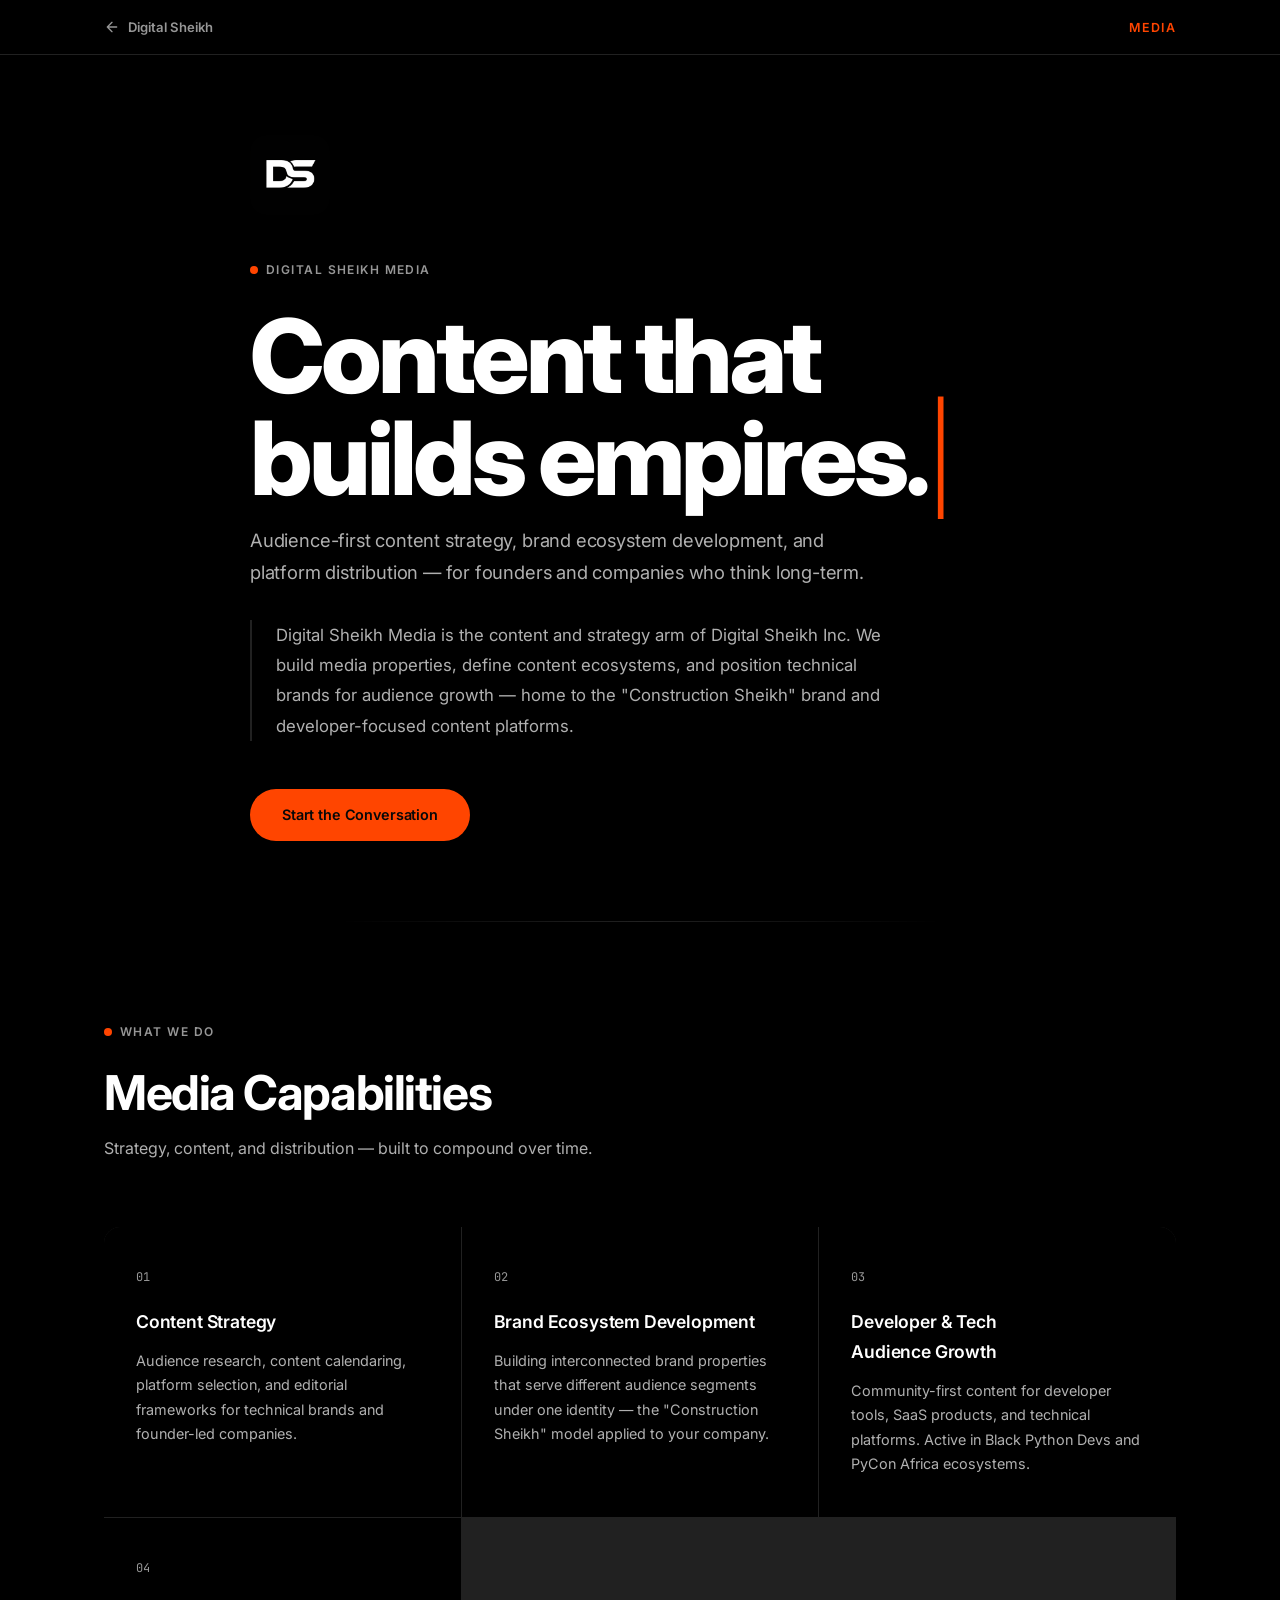
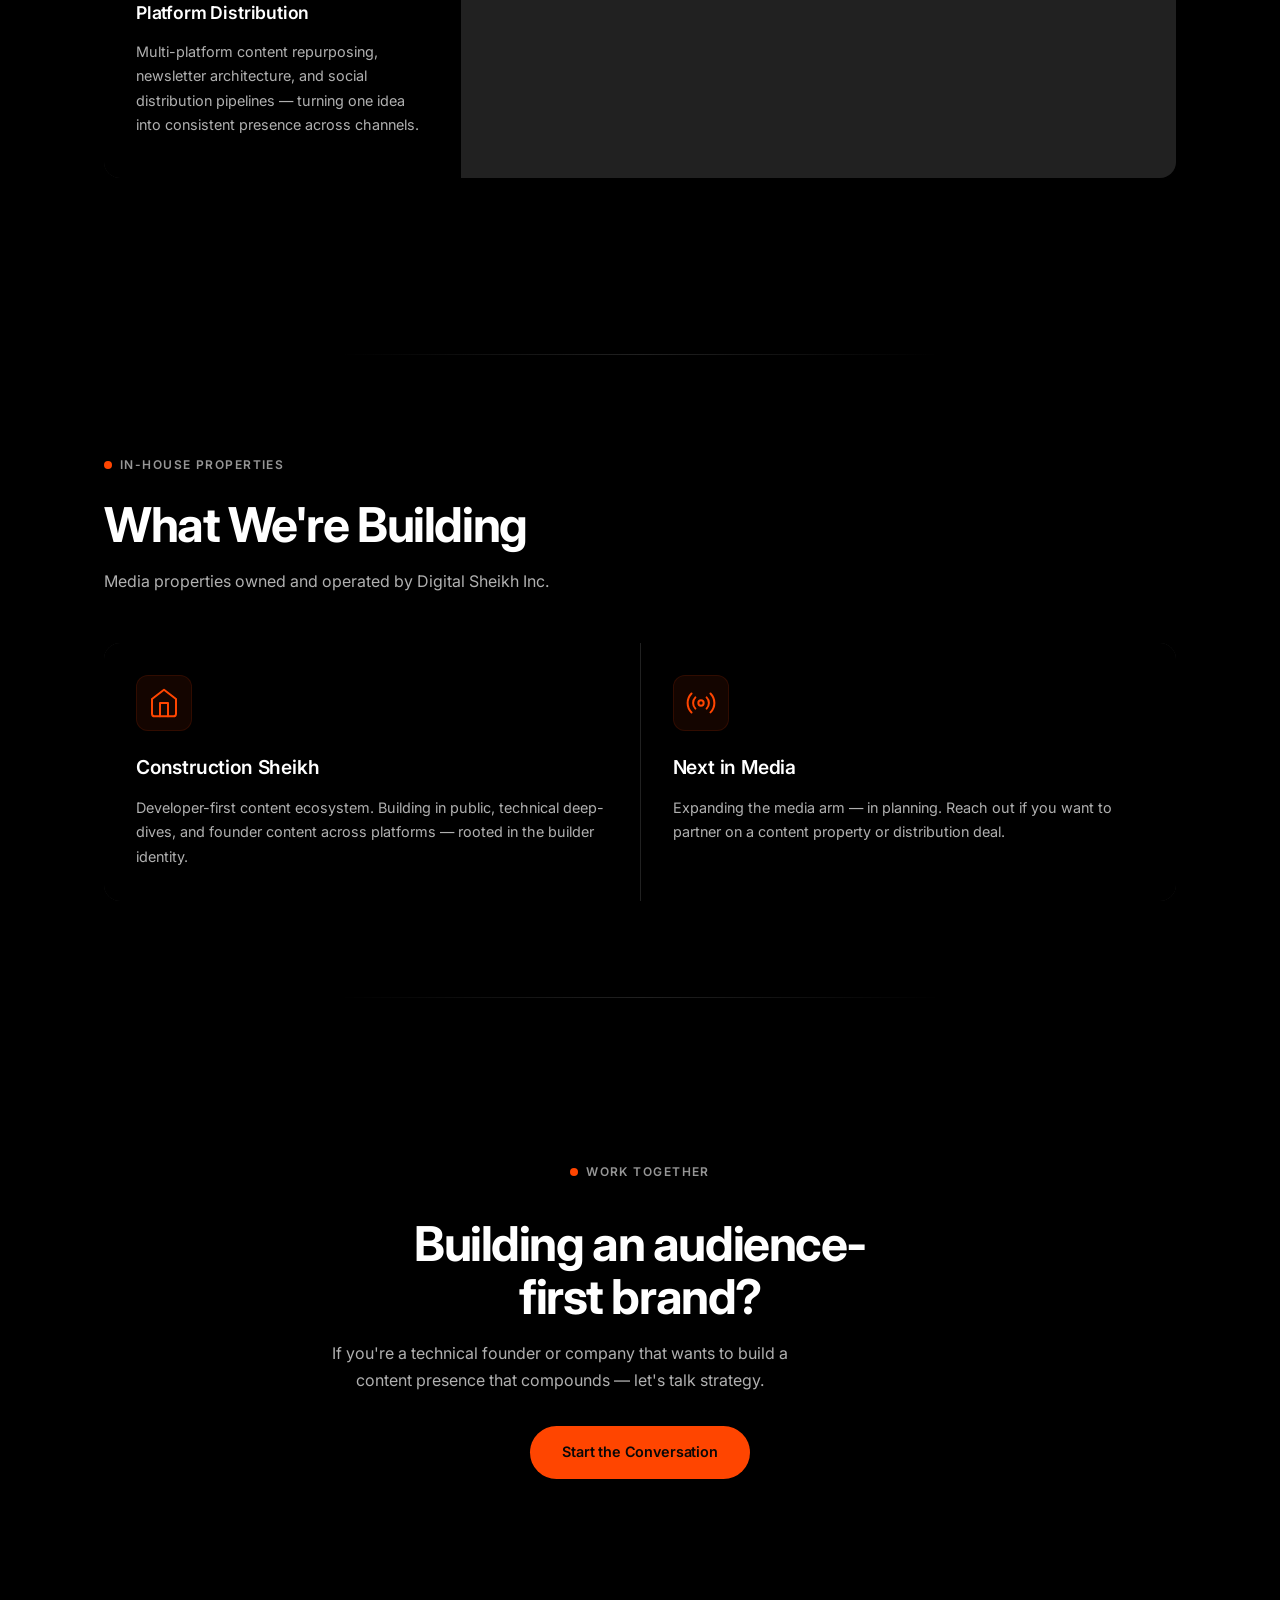
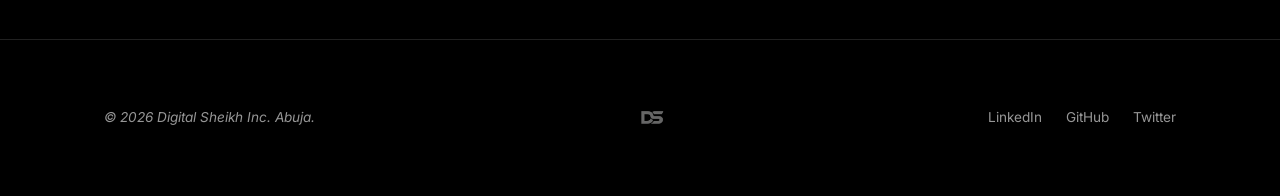
<file: media.html>
<!DOCTYPE html>
<html lang="en">

<head>
    <meta charset="UTF-8">
    <meta name="viewport" content="width=device-width, initial-scale=1.0">
    <script>(function(){var k='_ds_v';fetch('/version.json?t='+Date.now()).then(function(r){return r.json()}).then(function(v){var a=String(v.v);if(localStorage.getItem(k)&&localStorage.getItem(k)!==a){localStorage.clear();location.reload(true)}localStorage.setItem(k,a)}).catch(function(){})})();</script>
    <title>Digital Sheikh Media — Content Strategy & Brand Building</title>
    <meta name="description"
        content="Digital Sheikh Media builds audience-first content ecosystems — strategy, distribution, and brand properties for the digital age.">
    <!-- Open Graph / Facebook -->
    <meta property="og:type" content="website">
    <meta property="og:url" content="https://digitalsheikh.co/media">
    <meta property="og:title" content="Digital Sheikh Media — Content Strategy & Brand Building">
    <meta property="og:description" content="Digital Sheikh Media builds audience-first content ecosystems — strategy, distribution, and brand properties for the digital age.">
    <meta property="og:image" content="https://digitalsheikh.co/assets/og-preview.jpg">

    <!-- Twitter -->
    <meta name="twitter:card" content="summary_large_image">
    <meta name="twitter:url" content="https://digitalsheikh.co/media">
    <meta name="twitter:title" content="Digital Sheikh Media — Content Strategy & Brand Building">
    <meta name="twitter:description" content="Digital Sheikh Media builds audience-first content ecosystems — strategy, distribution, and brand properties for the digital age.">
    <meta name="twitter:image" content="https://digitalsheikh.co/assets/og-preview.jpg">

    <meta name="theme-color" content="#000000">
    <link rel="icon" type="image/png" href="assets/ds-logo.png">
    <link rel="stylesheet" href="styles.css?v=4">
</head>

<body>
    <a class="skip-link" href="#main">Skip to content</a>

    <div class="cursor-glow" id="cursor-glow"></div>

    <!-- ── NAV ───────────────────────────────────── -->
    <nav class="subpage-nav">
        <div class="container">
            <a href="/" class="subpage-nav__back">
                <svg aria-hidden="true" width="16" height="16" viewBox="0 0 24 24" fill="none" stroke="currentColor" stroke-width="2"
                    stroke-linecap="round" stroke-linejoin="round">
                    <path d="M19 12H5M12 5l-7 7 7 7" />
                </svg>
                Digital Sheikh
            </a>
            <span class="subpage-nav__label">Media</span>
        </div>
    </nav>

    <main id="main">
    <!-- ── HERO ──────────────────────────────────── -->
    <section class="hero">
        <div class="container">
            <div class="hero__content">
                <div class="hero__logo reveal">
                    <img src="assets/ds-logo.png" alt="Digital Sheikh Logo" width="80" height="80" class="hero__logo-img">
                </div>
                <p class="section-label reveal reveal-delay-1">Digital Sheikh Media</p>
                <h1 class="hero__headline" id="typewriter-headline"><span id="typewriter-text">Content that builds empires.</span><span
                        class="typewriter-cursor" aria-hidden="true">|</span></h1>
                <p class="hero__subtitle reveal reveal-delay-3">
                    Audience-first content strategy, brand ecosystem development, and platform distribution — for
                    founders and companies who think long-term.
                </p>
                <p class="hero__body reveal reveal-delay-4">
                    Digital Sheikh Media is the content and strategy arm of Digital Sheikh Inc. We build media
                    properties, define content ecosystems, and position technical brands for audience growth — home to
                    the "Construction Sheikh" brand and developer-focused content platforms.
                </p>
                <div class="hero__cta reveal reveal-delay-4">
                    <a href="mailto:sheikhthefather@gmail.com?subject=Media Strategy Inquiry" class="btn btn--glow">
                        Start the Conversation
                    </a>
                </div>
            </div>
        </div>
    </section>

    <!-- ── CAPABILITIES ──────────────────────────── -->
    <section class="labs" id="capabilities">
        <div class="container">
            <div class="labs__header">
                <p class="section-label reveal">What We Do</p>
                <h2 class="reveal reveal-delay-1">Media Capabilities</h2>
                <p class="reveal reveal-delay-2">Strategy, content, and distribution — built to compound over time.</p>
            </div>

            <div class="labs__grid reveal">
                <div class="labs__card">
                    <span class="labs__card-number">01</span>
                    <h3>Content Strategy</h3>
                    <p>Audience research, content calendaring, platform selection, and editorial frameworks for
                        technical brands and founder-led companies.</p>
                </div>
                <div class="labs__card">
                    <span class="labs__card-number">02</span>
                    <h3>Brand Ecosystem Development</h3>
                    <p>Building interconnected brand properties that serve different audience segments under one
                        identity — the "Construction Sheikh" model applied to your company.</p>
                </div>
                <div class="labs__card">
                    <span class="labs__card-number">03</span>
                    <h3>Developer & Tech Audience Growth</h3>
                    <p>Community-first content for developer tools, SaaS products, and technical platforms. Active in
                        Black Python Devs and PyCon Africa ecosystems.</p>
                </div>
                <div class="labs__card">
                    <span class="labs__card-number">04</span>
                    <h3>Platform Distribution</h3>
                    <p>Multi-platform content repurposing, newsletter architecture, and social distribution pipelines —
                        turning one idea into consistent presence across channels.</p>
                </div>
            </div>
        </div>
    </section>

    <!-- ── PROPERTIES ────────────────────────────── -->
    <section class="empire" id="properties">
        <div class="container">
            <div class="empire__header">
                <p class="section-label reveal">In-House Properties</p>
                <h2 class="reveal reveal-delay-1">What We're Building</h2>
                <p class="reveal reveal-delay-2">Media properties owned and operated by Digital Sheikh Inc.</p>
            </div>

            <div class="empire__grid reveal">
                <div class="empire__card">
                    <span class="empire__card-icon">
                        <svg aria-hidden="true" width="32" height="32" viewBox="0 0 24 24" fill="none" stroke="var(--accent)"
                            stroke-width="1.5" stroke-linecap="round" stroke-linejoin="round">
                            <path d="M3 9l9-7 9 7v11a2 2 0 0 1-2 2H5a2 2 0 0 1-2-2z"></path>
                            <polyline points="9 22 9 12 15 12 15 22"></polyline>
                        </svg>
                    </span>
                    <h3>Construction Sheikh</h3>
                    <p>Developer-first content ecosystem. Building in public, technical deep-dives, and founder content
                        across platforms — rooted in the builder identity.</p>
                </div>
                <div class="empire__card">
                    <span class="empire__card-icon">
                        <svg aria-hidden="true" width="32" height="32" viewBox="0 0 24 24" fill="none" stroke="var(--accent)"
                            stroke-width="1.5" stroke-linecap="round" stroke-linejoin="round">
                            <path d="M4.9 19.1C1 15.2 1 8.8 4.9 4.9" />
                            <path d="M7.8 16.2c-2.3-2.3-2.3-6.1 0-8.4" />
                            <circle cx="12" cy="12" r="2" />
                            <path d="M16.2 7.8c2.3 2.3 2.3 6.1 0 8.4" />
                            <path d="M19.1 4.9C23 8.8 23 15.1 19.1 19" />
                        </svg>
                    </span>
                    <h3>Next in Media</h3>
                    <p>Expanding the media arm — in planning. Reach out if you want to partner on a content property or
                        distribution deal.</p>
                </div>
            </div>
        </div>
    </section>

    <!-- ── CTA ───────────────────────────────────── -->
    <section class="terminal-section" id="contact">
        <div class="container">
            <div class="subpage-cta">
                <p class="section-label">Work Together</p>
                <h2 style="margin: 0.75rem 0 1rem;">Building an audience-first brand?</h2>
                <p style="color:var(--text-secondary); margin-bottom: 2rem; max-width: 480px;">
                    If you're a technical founder or company that wants to build a content presence that compounds —
                    let's talk strategy.
                </p>
                <a href="mailto:sheikhthefather@gmail.com?subject=Media Strategy Inquiry" class="btn btn--glow">
                    Start the Conversation
                </a>
            </div>
        </div>
    </section>

    <!-- ── FOOTER ────────────────────────────────── -->
    </main>
    <footer class="footer">
        <div class="container">
            <div class="footer__inner">
                <p class="footer__copy">&copy; 2026 Digital Sheikh Inc. Abuja.</p>
                <div class="footer__logo">
                    <img src="assets/ds-logo.png" alt="DS" width="40" height="40" class="footer__logo-img">
                </div>
                <nav class="footer__links">
                    <a href="https://www.linkedin.com/in/ubong-israel" target="_blank" rel="noopener">LinkedIn</a>
                    <a href="https://github.com/UbongIsrael" target="_blank" rel="noopener">GitHub</a>
                    <a href="https://twitter.com/0xBonge" target="_blank" rel="noopener">Twitter</a>
                </nav>
            </div>
        </div>
    </footer>

    <script src="script.js?v=4"></script>
</body>

</html>
</file>
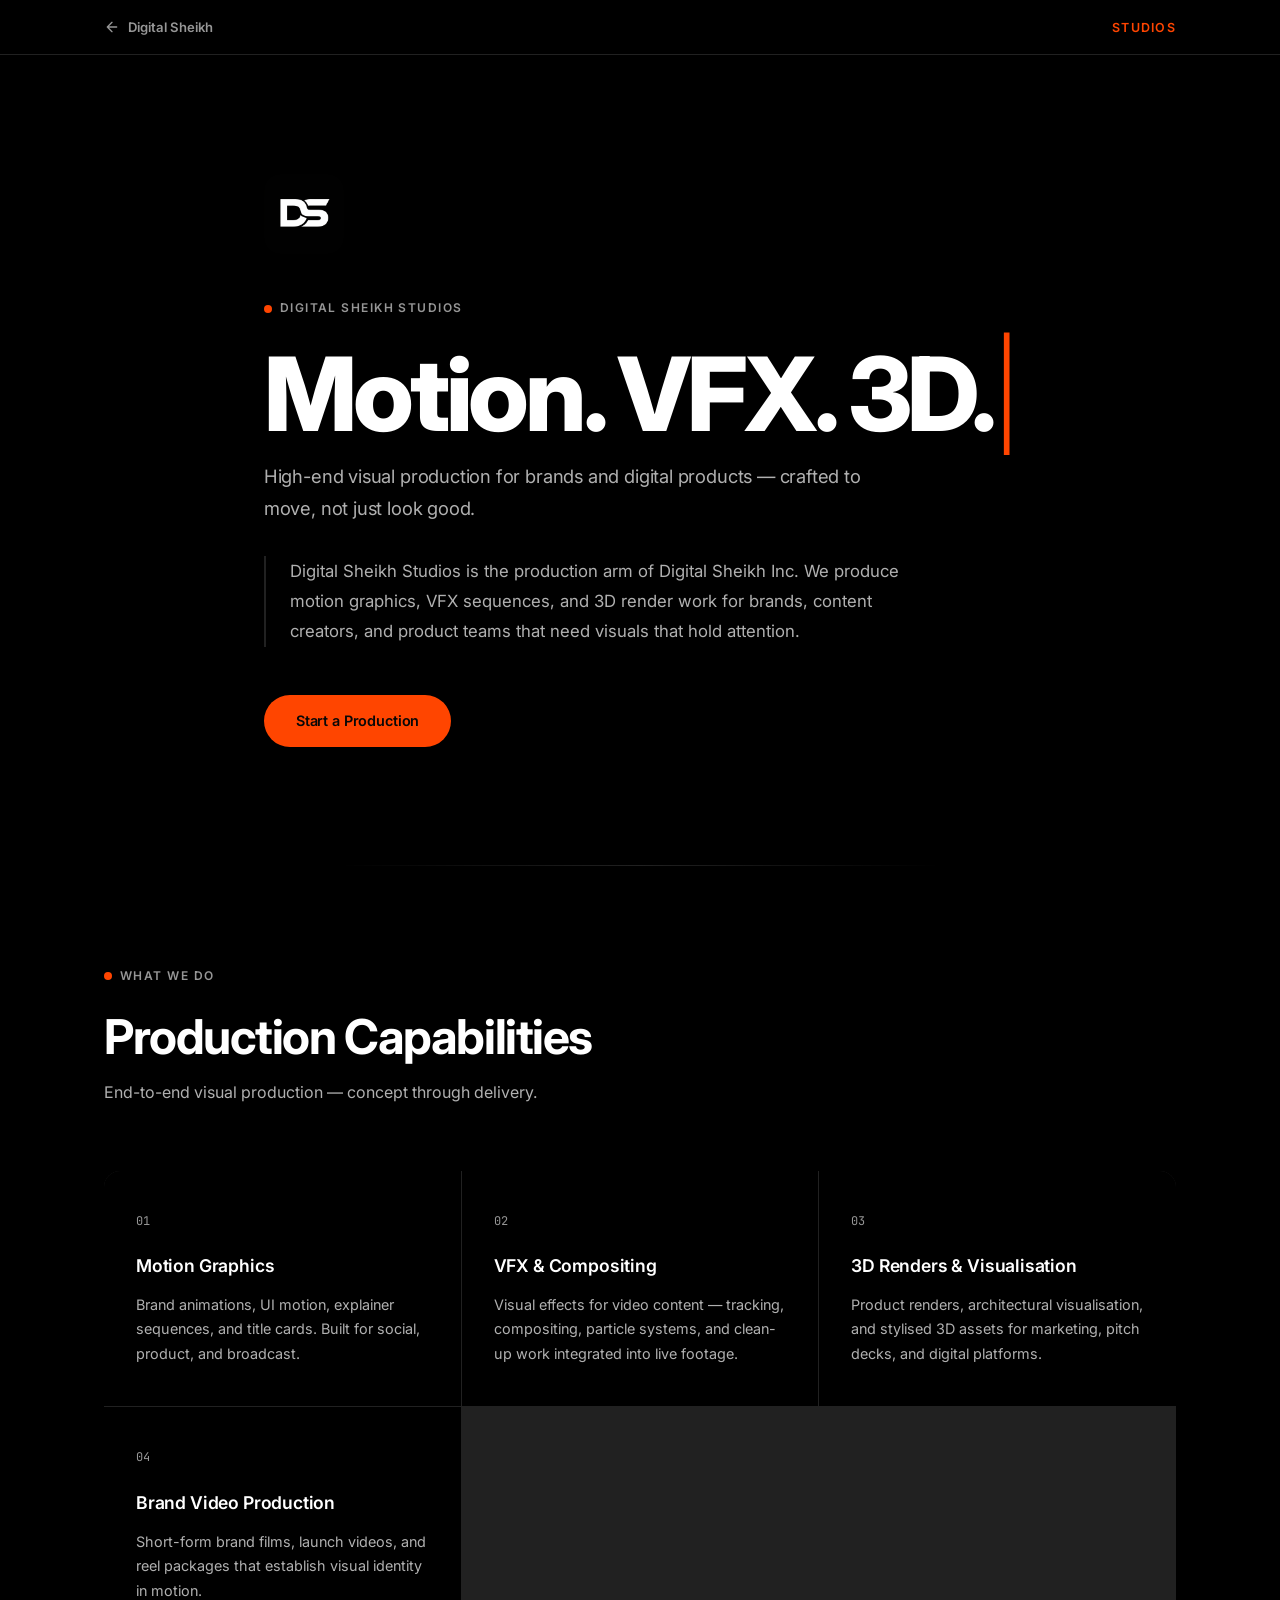
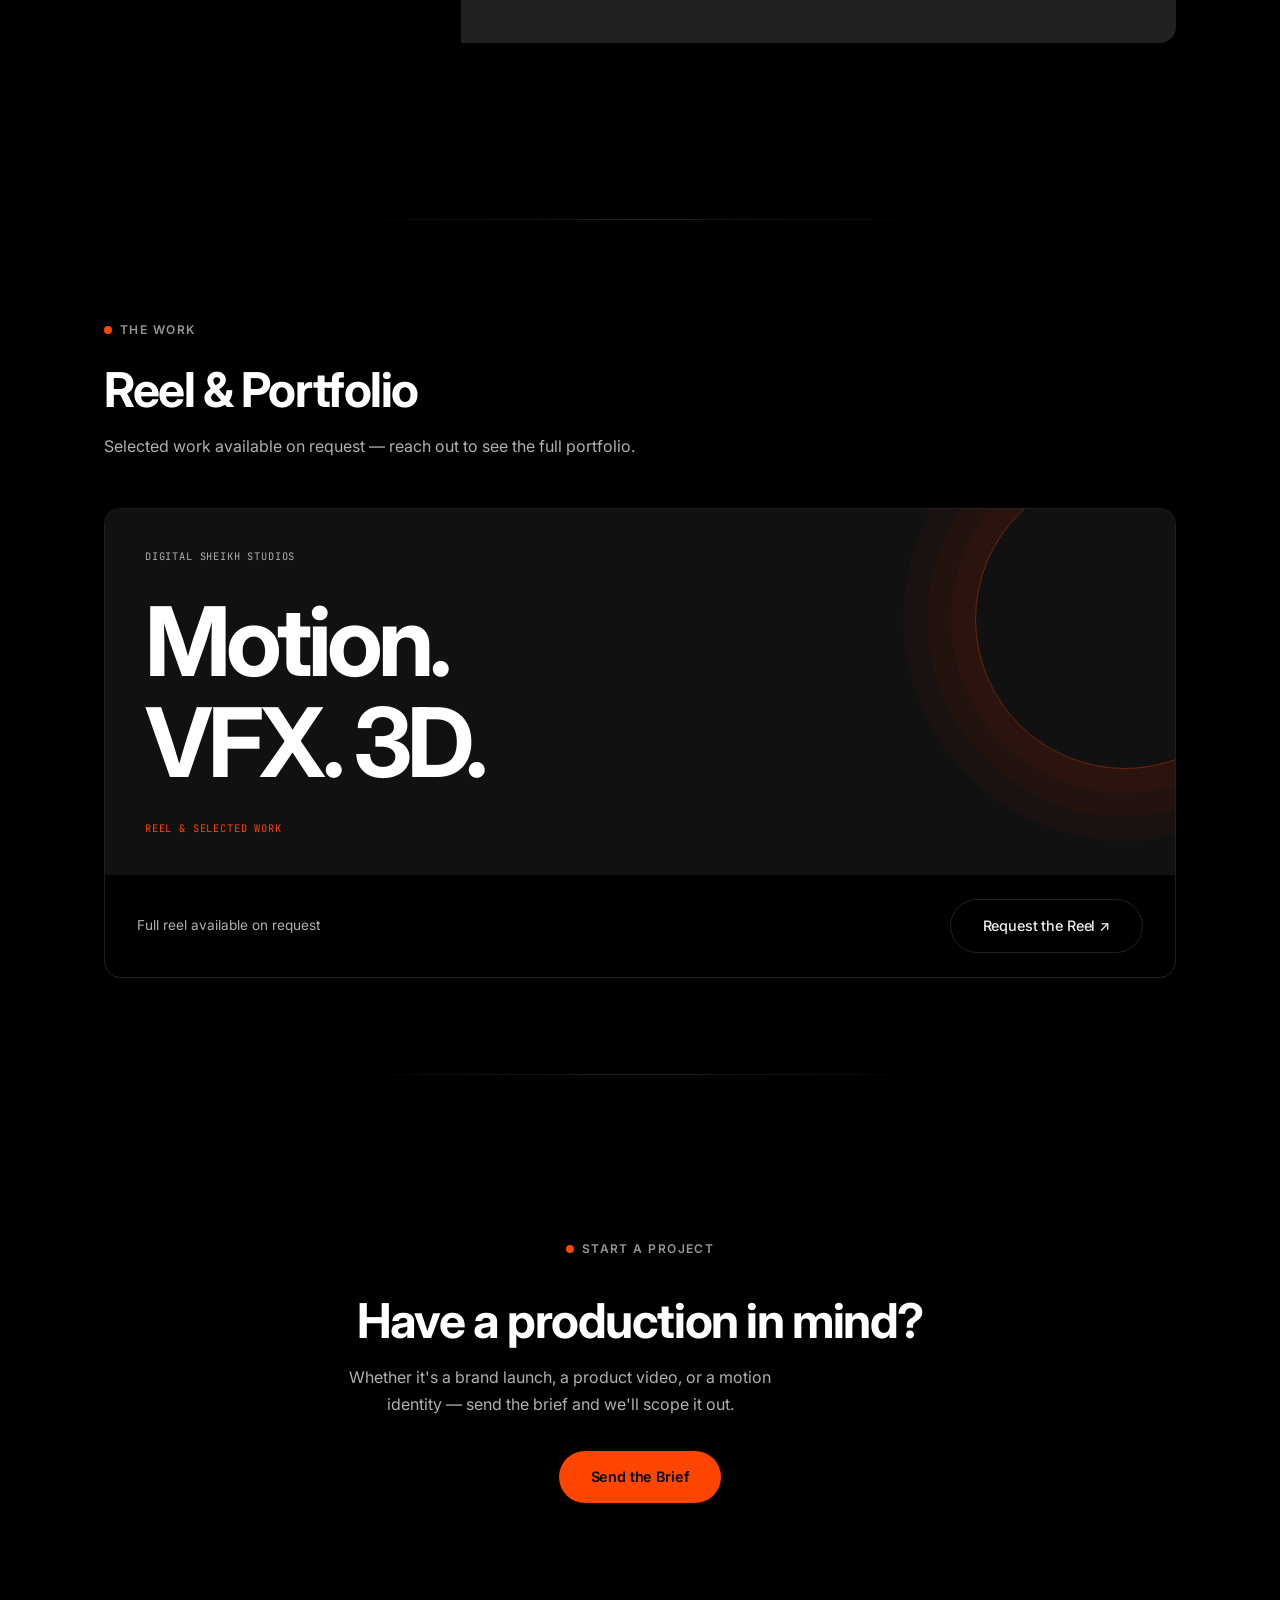
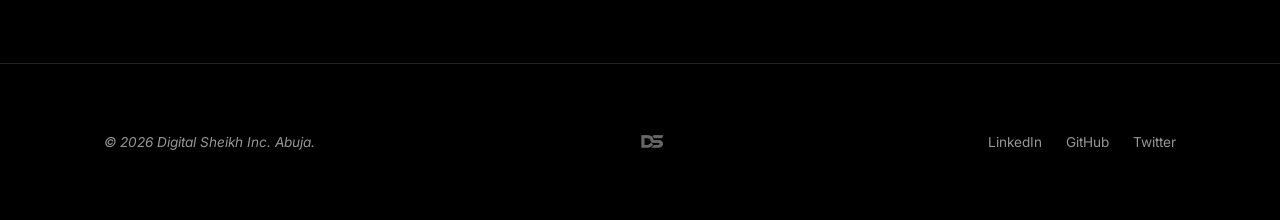
<file: studios.html>
<!DOCTYPE html>
<html lang="en">

<head>
    <meta charset="UTF-8">
    <meta name="viewport" content="width=device-width, initial-scale=1.0">
    <script>(function(){var k='_ds_v';fetch('/version.json?t='+Date.now()).then(function(r){return r.json()}).then(function(v){var a=String(v.v);if(localStorage.getItem(k)&&localStorage.getItem(k)!==a){localStorage.clear();location.reload(true)}localStorage.setItem(k,a)}).catch(function(){})})();</script>
    <title>Digital Sheikh Studios — VFX, Motion Graphics & 3D Production</title>
    <meta name="description"
        content="Digital Sheikh Studios crafts high-end VFX, motion graphics, and 3D render work for brands, creators, and digital products.">
    <!-- Open Graph / Facebook -->
    <meta property="og:type" content="website">
    <meta property="og:url" content="https://digitalsheikh.co/studios">
    <meta property="og:title" content="Digital Sheikh Studios — VFX, Motion Graphics & 3D Production">
    <meta property="og:description" content="Digital Sheikh Studios crafts high-end VFX, motion graphics, and 3D render work for brands, creators, and digital products.">
    <meta property="og:image" content="https://digitalsheikh.co/assets/og-preview.jpg">

    <!-- Twitter -->
    <meta name="twitter:card" content="summary_large_image">
    <meta name="twitter:url" content="https://digitalsheikh.co/studios">
    <meta name="twitter:title" content="Digital Sheikh Studios — VFX, Motion Graphics & 3D Production">
    <meta name="twitter:description" content="Digital Sheikh Studios crafts high-end VFX, motion graphics, and 3D render work for brands, creators, and digital products.">
    <meta name="twitter:image" content="https://digitalsheikh.co/assets/og-preview.jpg">

    <meta name="theme-color" content="#000000">
    <link rel="icon" type="image/png" href="assets/ds-logo.png">
    <link rel="stylesheet" href="styles.css?v=4">
</head>

<body>
    <a class="skip-link" href="#main">Skip to content</a>

    <div class="cursor-glow" id="cursor-glow"></div>

    <!-- ── NAV ───────────────────────────────────── -->
    <nav class="subpage-nav">
        <div class="container">
            <a href="/" class="subpage-nav__back">
                <svg aria-hidden="true" width="16" height="16" viewBox="0 0 24 24" fill="none" stroke="currentColor" stroke-width="2"
                    stroke-linecap="round" stroke-linejoin="round">
                    <path d="M19 12H5M12 5l-7 7 7 7" />
                </svg>
                Digital Sheikh
            </a>
            <span class="subpage-nav__label">Studios</span>
        </div>
    </nav>

    <main id="main">
    <!-- ── HERO ──────────────────────────────────── -->
    <section class="hero">
        <div class="container">
            <div class="hero__content">
                <div class="hero__logo reveal">
                    <img src="assets/ds-logo.png" alt="Digital Sheikh Logo" width="80" height="80" class="hero__logo-img">
                </div>
                <p class="section-label reveal reveal-delay-1">Digital Sheikh Studios</p>
                <h1 class="hero__headline" id="typewriter-headline"><span id="typewriter-text">Motion. VFX. 3D.</span><span
                        class="typewriter-cursor" aria-hidden="true">|</span></h1>
                <p class="hero__subtitle reveal reveal-delay-3">
                    High-end visual production for brands and digital products — crafted to move, not just look good.
                </p>
                <p class="hero__body reveal reveal-delay-4">
                    Digital Sheikh Studios is the production arm of Digital Sheikh Inc. We produce motion graphics, VFX
                    sequences, and 3D render work for brands, content creators, and product teams that need visuals that
                    hold attention.
                </p>
                <div class="hero__cta reveal reveal-delay-4">
                    <a href="mailto:sheikhthefather@gmail.com?subject=Studios Project Inquiry" class="btn btn--glow">
                        Start a Production
                    </a>
                </div>
            </div>
        </div>
    </section>

    <!-- ── CAPABILITIES ──────────────────────────── -->
    <section class="labs" id="capabilities">
        <div class="container">
            <div class="labs__header">
                <p class="section-label reveal">What We Do</p>
                <h2 class="reveal reveal-delay-1">Production Capabilities</h2>
                <p class="reveal reveal-delay-2">End-to-end visual production — concept through delivery.</p>
            </div>

            <div class="labs__grid reveal">
                <div class="labs__card">
                    <span class="labs__card-number">01</span>
                    <h3>Motion Graphics</h3>
                    <p>Brand animations, UI motion, explainer sequences, and title cards. Built for social, product, and
                        broadcast.</p>
                </div>
                <div class="labs__card">
                    <span class="labs__card-number">02</span>
                    <h3>VFX & Compositing</h3>
                    <p>Visual effects for video content — tracking, compositing, particle systems, and clean-up work
                        integrated into live footage.</p>
                </div>
                <div class="labs__card">
                    <span class="labs__card-number">03</span>
                    <h3>3D Renders & Visualisation</h3>
                    <p>Product renders, architectural visualisation, and stylised 3D assets for marketing, pitch decks,
                        and digital platforms.</p>
                </div>
                <div class="labs__card">
                    <span class="labs__card-number">04</span>
                    <h3>Brand Video Production</h3>
                    <p>Short-form brand films, launch videos, and reel packages that establish visual identity in
                        motion.</p>
                </div>
            </div>
        </div>
    </section>

    <!-- ── REEL PLACEHOLDER ──────────────────────── -->
    <section class="empire" id="reel">
        <div class="container">
            <div class="empire__header">
                <p class="section-label reveal">The Work</p>
                <h2 class="reveal reveal-delay-1">Reel & Portfolio</h2>
                <p class="reveal reveal-delay-2">Selected work available on request — reach out to see the full
                    portfolio.</p>
            </div>
            <div class="reel-poster reveal">
                <div class="brand-preview brand-preview--studios" aria-hidden="true">
                    <span class="brand-preview__label">Digital Sheikh Studios</span>
                    <strong>Motion.<br>VFX. 3D.</strong>
                    <span class="brand-preview__detail">Reel &amp; selected work</span>
                </div>
                <div class="reel-poster__caption">
                    <p>Full reel available on request</p>
                    <a class="btn btn--outline" href="mailto:sheikhthefather@gmail.com?subject=Studios%20Reel%20Request">Request the Reel ↗</a>
                </div>
            </div>
        </div>
    </section>

    <!-- ── CTA ───────────────────────────────────── -->
    <section class="terminal-section" id="contact">
        <div class="container">
            <div class="subpage-cta">
                <p class="section-label">Start a Project</p>
                <h2 style="margin: 0.75rem 0 1rem;">Have a production in mind?</h2>
                <p style="color:var(--text-secondary); margin-bottom: 2rem; max-width: 480px;">
                    Whether it's a brand launch, a product video, or a motion identity — send the brief and we'll scope
                    it out.
                </p>
                <a href="mailto:sheikhthefather@gmail.com?subject=Studios Project Inquiry" class="btn btn--glow">
                    Send the Brief
                </a>
            </div>
        </div>
    </section>

    <!-- ── FOOTER ────────────────────────────────── -->
    </main>
    <footer class="footer">
        <div class="container">
            <div class="footer__inner">
                <p class="footer__copy">&copy; 2026 Digital Sheikh Inc. Abuja.</p>
                <div class="footer__logo">
                    <img src="assets/ds-logo.png" alt="DS" width="40" height="40" class="footer__logo-img">
                </div>
                <nav class="footer__links">
                    <a href="https://www.linkedin.com/in/ubong-israel" target="_blank" rel="noopener">LinkedIn</a>
                    <a href="https://github.com/UbongIsrael" target="_blank" rel="noopener">GitHub</a>
                    <a href="https://twitter.com/0xBonge" target="_blank" rel="noopener">Twitter</a>
                </nav>
            </div>
        </div>
    </footer>

    <script src="script.js?v=4"></script>
</body>

</html>
</file>
<file: styles.css>
/* ========================================
   DIGITAL SHEIKH — Global Design System
   ======================================== */

/* ---------- Google Fonts ---------- */
@import url('https://fonts.googleapis.com/css2?family=Inter:wght@300;400;500;600;700;800;900&display=swap');
@import url('https://fonts.googleapis.com/css2?family=JetBrains+Mono:wght@400;500;700&display=swap');

/* ---------- CSS Variables ---------- */
:root {
  --bg: #000000;
  --bg-elevated: #0a0a0a;
  --bg-card: #0d0d0d;
  --border: rgba(255, 255, 255, 0.13);
  --border-hover: rgba(255, 255, 255, 0.25);
  --text-primary: #ededed;
  --text-secondary: #b0b0b0;
  --text-muted: #969696;
  --accent: #FF4500;
  --accent-glow: rgba(255, 69, 0, 0.15);
  --accent-soft: rgba(255, 69, 0, 0.08);
  --glow-color: rgba(255, 69, 0, 0.15);
  --glow-strong: rgba(255, 69, 0, 0.25);
  --gradient-subtle: linear-gradient(135deg, rgba(255, 69, 0, 0.03) 0%, transparent 50%);
  --font-body: 'Inter', -apple-system, BlinkMacSystemFont, sans-serif;
  --font-mono: 'JetBrains Mono', 'Fira Code', monospace;
  --ease-out: cubic-bezier(0.16, 1, 0.3, 1);
  --ease-spring: cubic-bezier(0.34, 1.56, 0.64, 1);
  --radius: 12px;
  --radius-lg: 16px;
  --max-width: 1120px;
}

/* ---------- Cursor Glow ---------- */
.cursor-glow {
  position: fixed;
  width: 600px;
  height: 600px;
  border-radius: 50%;
  pointer-events: none;
  z-index: 9999;
  background: radial-gradient(circle, rgba(255, 69, 0, 0.1) 0%, rgba(255, 69, 0, 0.03) 30%, transparent 70%);
  transform: translate(-50%, -50%);
  transition: opacity 0.3s ease;
  opacity: 0;
}

.cursor-glow.active {
  opacity: 1;
}

/* ---------- Reset & Base ---------- */
*,
*::before,
*::after {
  margin: 0;
  padding: 0;
  box-sizing: border-box;
}

html {
  color-scheme: dark;
  scroll-behavior: smooth;
  -webkit-font-smoothing: antialiased;
  -moz-osx-font-smoothing: grayscale;
}

body {
  font-family: var(--font-body);
  background: var(--bg);
  color: var(--text-primary);
  line-height: 1.7;
  font-size: 16px;
  overflow-x: hidden;
}

::selection {
  background: rgba(255, 255, 255, 0.15);
  color: #fff;
}

a {
  color: inherit;
  text-decoration: none;
}

img {
  max-width: 100%;
  display: block;
}

/* ---------- Layout ---------- */
.container {
  max-width: var(--max-width);
  margin: 0 auto;
  padding: 0 24px;
}

section {
  padding: 96px 0;
  position: relative;
  scroll-margin-top: 88px;
}

/* Subtle section divider */
section+section::before {
  content: '';
  position: absolute;
  top: 0;
  left: 50%;
  transform: translateX(-50%);
  width: min(80%, 600px);
  height: 1px;
  background: linear-gradient(90deg, transparent, var(--border), transparent);
}

/* ---------- Typography ---------- */
.section-label {
  display: inline-flex;
  align-items: center;
  gap: 8px;
  font-size: 12px;
  font-weight: 600;
  letter-spacing: 0.12em;
  text-transform: uppercase;
  color: var(--text-muted);
  margin-bottom: 24px;
}

.section-label::before {
  content: '';
  width: 8px;
  height: 8px;
  border-radius: 50%;
  background: var(--accent);
}

h1 {
  font-size: clamp(3.5rem, 8vw, 6.5rem);
  font-weight: 800;
  letter-spacing: -0.04em;
  line-height: 1;
  color: #fff;
}

h2 {
  font-size: clamp(2rem, 4vw, 3rem);
  font-weight: 700;
  letter-spacing: -0.03em;
  line-height: 1.1;
  color: #fff;
  margin-bottom: 16px;
}

h3 {
  font-size: 1.1rem;
  font-weight: 600;
  letter-spacing: -0.01em;
  color: #fff;
  margin-bottom: 8px;
}

p {
  color: var(--text-secondary);
  max-width: 640px;
}

/* ---------- Scroll Reveal ---------- */
.reveal {
  opacity: 1;
  transform: none;
  transition: opacity 0.3s var(--ease-out), transform 0.3s var(--ease-out);
}

.reveal.is-pending {
  opacity: 0;
  transform: translateY(10px);
}

.reveal.visible {
  opacity: 1;
  transform: translateY(0);
}

.reveal-delay-1 {
  transition-delay: 0.03s;
}

.reveal-delay-2 {
  transition-delay: 0.06s;
}

.reveal-delay-3 {
  transition-delay: 0.09s;
}

.reveal-delay-4 {
  transition-delay: 0.12s;
}

/* ========================================
   HERO SECTION
   ======================================== */
.hero {
  min-height: min(860px, 90svh);
  display: flex;
  align-items: center;
  padding-top: 80px;
  padding-bottom: 80px;
}

.hero__content {
  max-width: 780px;
}

/* Logo */
.hero__logo {
  margin-bottom: 40px;
}

.hero__logo-img {
  width: 80px;
  height: 80px;
  border-radius: 16px;
}

.hero__headline {
  margin-bottom: 16px;
  position: relative;
  min-height: clamp(3.5rem, 8vw, 6.5rem);
}

/* Typewriter cursor */
.typewriter-cursor {
  font-weight: 300;
  color: var(--accent);
  animation: typewriter-blink 0.8s step-end 3;
}

@keyframes typewriter-blink {

  0%,
  100% {
    opacity: 1;
  }

  50% {
    opacity: 0;
  }
}

.hero__subtitle {
  font-size: 1.15rem;
  font-weight: 400;
  color: var(--text-secondary);
  margin-bottom: 32px;
  letter-spacing: -0.01em;
}

.hero__subtitle em {
  font-style: italic;
  color: var(--text-primary);
}

.hero__body {
  font-size: 1.05rem;
  line-height: 1.8;
  color: var(--text-secondary);
  margin-bottom: 48px;
  max-width: 640px;
  border-left: 2px solid var(--border);
  padding-left: 24px;
}

.hero__cta {
  display: flex;
  gap: 16px;
  flex-wrap: wrap;
}

/* ---------- Buttons ---------- */
.btn {
  display: inline-flex;
  align-items: center;
  gap: 8px;
  padding: 14px 32px;
  border-radius: 999px;
  font-family: var(--font-body);
  font-size: 0.9rem;
  font-weight: 500;
  letter-spacing: -0.01em;
  cursor: pointer;
  transition: background 0.2s ease, border-color 0.2s ease, box-shadow 0.2s ease, transform 0.2s ease;
  border: none;
  text-decoration: none;
}

.btn--glow {
  background: var(--accent);
  color: #080808;
  font-weight: 600;
  box-shadow: 0 0 0 0 rgba(255, 69, 0, 0), 0 1px 3px rgba(0, 0, 0, 0.3);
}

.btn--glow:hover {
  box-shadow: 0 0 30px rgba(255, 69, 0, 0.3), 0 0 60px rgba(255, 69, 0, 0.1);
  transform: translateY(-2px);
}

.btn--glow:active {
  transform: translateY(0);
}

.btn--outline {
  background: transparent;
  color: var(--text-primary);
  border: 1px solid var(--border);
}

.btn--outline:hover {
  border-color: var(--border-hover);
  background: rgba(255, 255, 255, 0.03);
  transform: translateY(-2px);
}

.btn-icon {
  width: 16px;
  height: 16px;
  opacity: 0.7;
}

/* ========================================
   LABS SECTION
   ======================================== */
.labs {
  background: var(--bg);
}

.labs__header {
  margin-bottom: 64px;
}

.labs__grid {
  display: grid;
  grid-template-columns: repeat(3, minmax(0, 1fr));
  gap: 1px;
  background: var(--border);
  border-radius: var(--radius-lg);
  overflow: hidden;
  margin-bottom: 80px;
}

.labs__card {
  background: var(--bg);
  padding: 40px 32px;
  position: relative;
  transition: background 0.4s var(--ease-out);
}

.labs__card:hover {
  background: var(--bg-elevated);
}

.labs__card-number {
  font-family: var(--font-mono);
  font-size: 0.75rem;
  color: var(--text-muted);
  margin-bottom: 20px;
  display: block;
}

.labs__card h3 {
  margin-bottom: 12px;
}

.labs__card p {
  font-size: 0.9rem;
  line-height: 1.7;
  color: var(--text-secondary);
}

/* span last two cards across bottom row */
.labs__grid .labs__card:nth-child(4) {
  grid-column: 1 / 2;
}

.labs__grid .labs__card:nth-child(5) {
  grid-column: 2 / 4;
}

/* ---------- Tech Marquee ---------- */
.marquee-wrapper {
  overflow: hidden;
  padding: 24px 0;
  border-top: 1px solid var(--border);
  border-bottom: 1px solid var(--border);
  position: relative;
}

.marquee-wrapper::before,
.marquee-wrapper::after {
  content: '';
  position: absolute;
  top: 0;
  bottom: 0;
  width: 120px;
  z-index: 2;
  pointer-events: none;
}

.marquee-wrapper::before {
  left: 0;
  background: linear-gradient(90deg, var(--bg), transparent);
}

.marquee-wrapper::after {
  right: 0;
  background: linear-gradient(-90deg, var(--bg), transparent);
}

.marquee-track {
  display: flex;
  gap: 48px;
  animation: marquee 30s linear infinite;
  width: max-content;
}

.marquee-track span {
  font-family: var(--font-mono);
  font-size: 0.85rem;
  color: var(--text-muted);
  white-space: nowrap;
  letter-spacing: 0.02em;
  padding: 6px 16px;
  border-radius: 8px;
  transition: color 0.3s var(--ease-out), background 0.3s var(--ease-out);
  cursor: default;
}

.marquee-track span:hover {
  color: var(--text-primary);
  background: rgba(255, 255, 255, 0.04);
}

@keyframes marquee {
  0% {
    transform: translateX(0);
  }

  100% {
    transform: translateX(-50%);
  }
}

/* ========================================
   EMPIRE SECTION
   ======================================== */
.empire {
  background: var(--bg);
}

.empire__header {
  margin-bottom: 48px;
}

/* Animated underline — slides from left */
.underline-animate {
  position: relative;
  width: fit-content;
}

.underline-animate::after {
  content: '';
  position: absolute;
  bottom: -6px;
  left: 0;
  width: 0;
  height: 3px;
  background: var(--accent);
  border-radius: 2px;
  transition: width 0.8s var(--ease-out);
}

.underline-animate.visible::after {
  width: 100%;
}

.empire__grid {
  display: grid;
  grid-template-columns: repeat(2, 1fr);
  gap: 1px;
  background: var(--border);
  border-radius: var(--radius-lg);
  overflow: hidden;
}

.empire__card {
  background: var(--bg);
  padding: 48px 40px;
  transition: background 0.4s var(--ease-out);
  position: relative;
}

.empire__card:hover {
  background: var(--bg-elevated);
}

.empire__card-icon {
  margin-bottom: 20px;
  display: flex;
  align-items: center;
  justify-content: center;
  width: 56px;
  height: 56px;
  border-radius: 12px;
  background: var(--accent-soft);
  border: 1px solid rgba(255, 69, 0, 0.12);
}

.empire__card h3 {
  font-size: 1.2rem;
  margin-bottom: 12px;
}

.empire__card p {
  font-size: 0.9rem;
  line-height: 1.7;
  color: var(--text-secondary);
}

/* ========================================
   TERMINAL SECTION
   ======================================== */
.terminal-section {
  background: var(--bg);
}

.terminal-section__header {
  margin-bottom: 48px;
}

.terminal {
  background: #0a0a0a;
  border: 1px solid var(--border);
  border-radius: var(--radius-lg);
  overflow: hidden;
  max-width: 900px;
  font-family: var(--font-mono);
}

/* Title bar */
.terminal__bar {
  display: flex;
  align-items: center;
  gap: 8px;
  padding: 14px 20px;
  border-bottom: 1px solid var(--border);
  background: rgba(255, 255, 255, 0.02);
}

.terminal__dot {
  width: 12px;
  height: 12px;
  border-radius: 50%;
}

.terminal__dot--red {
  background: #ff5f57;
}

.terminal__dot--yellow {
  background: #febc2e;
}

.terminal__dot--green {
  background: #28c840;
}

.terminal__title {
  margin-left: 12px;
  font-size: 0.8rem;
  color: var(--text-muted);
  font-family: var(--font-body);
  font-weight: 500;
}

/* Terminal body */
.terminal__body {
  padding: 24px;
  min-height: 220px;
  max-height: 520px;
  overflow-y: auto;
  scroll-behavior: smooth;
}

.terminal__body::-webkit-scrollbar {
  width: 6px;
}

.terminal__body::-webkit-scrollbar-track {
  background: transparent;
}

.terminal__body::-webkit-scrollbar-thumb {
  background: rgba(255, 255, 255, 0.1);
  border-radius: 3px;
}

/* Output lines */
.terminal__output {
  display: flex;
  flex-direction: column;
  gap: 4px;
}

.terminal__line {
  font-size: 0.85rem;
  line-height: 1.6;
  color: var(--text-secondary);
}

.terminal__line--prompt {
  color: var(--text-primary);
}

.terminal__line--prompt .prompt-prefix {
  color: #28c840;
}

.terminal__line--highlight {
  color: var(--text-primary);
}

.terminal__line--muted {
  color: var(--text-muted);
}

.terminal__line--link a {
  color: #58a6ff;
  text-decoration: underline;
  text-decoration-color: rgba(88, 166, 255, 0.3);
}

.terminal__line--link a:hover {
  text-decoration-color: #58a6ff;
}

/* Project table in terminal */
.terminal__table {
  margin: 8px 0;
  font-size: 0.8rem;
  width: 100%;
}

.terminal__table-row {
  display: grid;
  grid-template-columns: 200px 160px 1fr;
  gap: 12px;
  padding: 6px 0;
  border-bottom: 1px solid rgba(255, 255, 255, 0.04);
}

.terminal__table-row:first-child {
  color: var(--text-muted);
  font-weight: 600;
  text-transform: uppercase;
  font-size: 0.7rem;
  letter-spacing: 0.05em;
}

.terminal__table-row .project-name {
  color: #58a6ff;
}

.terminal__table-row .project-stack {
  color: var(--text-muted);
}

.terminal__table-row .project-desc {
  color: var(--text-secondary);
}

/* Input area */
.terminal__input-line {
  display: flex;
  align-items: center;
  gap: 0;
  margin-top: 8px;
}

.terminal__input-line .prompt-prefix {
  color: #28c840;
  font-size: 0.85rem;
  white-space: nowrap;
}

.terminal__input {
  min-width: 0;
  flex: 1;
  background: none;
  border: none;
  outline: none;
  color: var(--text-primary);
  font-family: var(--font-mono);
  font-size: 0.85rem;
  caret-color: #28c840;
  margin-left: 4px;
}

/* Blinking cursor indicator */
@keyframes blink {

  0%,
  100% {
    opacity: 1;
  }

  50% {
    opacity: 0;
  }
}

.terminal__cursor {
  display: inline-block;
  width: 8px;
  height: 16px;
  background: #28c840;
  animation: blink 1s step-end infinite;
  vertical-align: text-bottom;
  margin-left: 2px;
}

/* ========================================
   FOOTER
   ======================================== */
.footer {
  padding: 60px 0;
  border-top: 1px solid var(--border);
}

.footer__inner {
  display: flex;
  justify-content: space-between;
  align-items: center;
  flex-wrap: wrap;
  gap: 24px;
}

.footer__copy {
  font-size: 0.85rem;
  color: var(--text-muted);
  font-style: italic;
}

.footer__logo {
  display: flex;
  justify-content: center;
}

.footer__logo-img {
  width: 36px;
  height: 36px;
  border-radius: 8px;
  opacity: 0.4;
  transition: opacity 0.3s var(--ease-out);
}

.footer__logo-img:hover {
  opacity: 0.8;
}

.footer__links {
  display: flex;
  gap: 24px;
}

.footer__links a {
  font-size: 0.85rem;
  color: var(--text-muted);
  transition: color 0.3s var(--ease-out);
}

.footer__links a:hover {
  color: var(--text-primary);
}

.pillar-outcome {
  font-size: 0.78rem;
  color: var(--text-muted);
  margin-top: 0.75rem;
  letter-spacing: 0.02em;
  font-style: italic;
}

.wins-grid {
  display: grid;
  grid-template-columns: repeat(2, 1fr);
  gap: 1rem;
  margin-bottom: 2.5rem;
}

@media (max-width: 640px) {
  .wins-grid {
    grid-template-columns: 1fr;
  }
}

.win-card {
  border: 1px solid var(--border);
  border-radius: 6px;
  padding: 1.25rem 1.5rem;
  display: flex;
  flex-direction: column;
  gap: 0.4rem;
}

.win-label {
  font-size: 0.82rem;
  font-weight: 600;
  color: var(--accent);
  letter-spacing: 0.03em;
  text-transform: uppercase;
}

.win-detail {
  font-size: 0.78rem;
  color: var(--text-muted);
  line-height: 1.5;
}

/* ── Products Section ─────────────────────────────── */
.products-grid {
  display: grid;
  grid-template-columns: repeat(3, minmax(0, 1fr));
  gap: 1.25rem;
  margin-top: 2rem;
  margin-bottom: 2.5rem;
}

@media (max-width: 900px) {
  .products-grid { grid-template-columns: repeat(2, 1fr); }
}

@media (max-width: 600px) {
  .products-grid { grid-template-columns: 1fr; }
}

.product-card {
  border: 1px solid var(--border);
  border-radius: var(--radius);
  background: var(--bg-card);
  padding: 1.5rem;
  display: flex;
  flex-direction: column;
  gap: 0.75rem;
  transition: border-color 0.2s ease;
}

.product-card:hover {
  border-color: var(--accent);
}

.product-header {
  display: flex;
  align-items: center;
  justify-content: space-between;
  gap: 0.5rem;
  flex-wrap: wrap;
}

.product-name {
  font-weight: 700;
  font-size: 1rem;
  color: var(--text-primary);
}

.product-stage {
  font-size: 0.68rem;
  font-weight: 600;
  text-transform: uppercase;
  letter-spacing: 0.06em;
  padding: 0.2rem 0.55rem;
  border-radius: 99px;
  border: 1px solid var(--border);
  color: var(--text-muted);
}

.product-stage--live {
  border-color: var(--accent);
  color: var(--accent);
}

.product-desc {
  font-size: 0.82rem;
  color: var(--text-muted);
  line-height: 1.6;
  flex: 1;
}

.product-stack {
  display: flex;
  flex-wrap: wrap;
  gap: 0.35rem;
}

.product-stack span {
  font-size: 0.68rem;
  font-weight: 500;
  font-family: monospace;
  padding: 0.15rem 0.5rem;
  border-radius: 4px;
  background: transparent;
  color: var(--text-muted);
  border: 1px solid var(--border);
}

/* ── Trust Bar ───────────────────────────────────── */
.trust-bar {
    padding: 1.5rem 0;
    border-top: 1px solid var(--border);
    border-bottom: 1px solid var(--border);
}

.trust-bar .container {
    display: flex;
    flex-direction: column;
    align-items: center;
    gap: 0.75rem;
}

.trust-bar__label {
    font-size: 0.72rem;
    text-transform: uppercase;
    letter-spacing: 0.12em;
    color: var(--text-muted);
    font-weight: 500;
}

.trust-bar__logos {
    display: flex;
    align-items: center;
    gap: 1.25rem;
    flex-wrap: wrap;
    justify-content: center;
}

.trust-logo {
    font-size: 0.82rem;
    font-weight: 700;
    letter-spacing: 0.04em;
    text-transform: uppercase;
    color: var(--text-primary);
    opacity: 0.6;
    transition: opacity 0.2s ease;
}

.trust-logo:hover {
    opacity: 1;
}

.trust-divider {
    color: var(--text-muted);
    opacity: 0.4;
}

/* ── Hero Availability ───────────────────────────── */
.hero__availability {
    display: flex;
    align-items: center;
    gap: 0.5rem;
    font-size: 0.76rem;
    color: var(--text-muted);
    margin-top: 1rem;
    letter-spacing: 0.02em;
}

.availability-dot {
    width: 7px;
    height: 7px;
    border-radius: 50%;
    background: var(--accent);
    box-shadow: 0 0 6px var(--accent);
    animation: pulse-dot 2s ease-in-out 2;
    flex-shrink: 0;
}

@keyframes pulse-dot {
    0%, 100% { opacity: 1; transform: scale(1); }
    50%       { opacity: 0.4; transform: scale(0.85); }
}

/* ── Engagements ─────────────────────────────────── */
.engagements {
    padding: 96px 0;
}

.engagements__header {
    text-align: center;
    margin-bottom: 3rem;
}

.engagements__grid {
    display: grid;
    grid-template-columns: repeat(2, 1fr);
    gap: 1.5rem;
}

@media (max-width: 768px) {
    .engagements__grid { grid-template-columns: 1fr; }
}

.engagement-card {
    border: 1px solid var(--border);
    border-radius: 8px;
    padding: 2rem;
    display: flex;
    flex-direction: column;
    gap: 1.25rem;
    transition: border-color 0.25s ease;
}

.engagement-card:hover {
    border-color: var(--accent);
}

.engagement-card__top {
    display: flex;
    flex-direction: column;
    gap: 0.4rem;
}

.engagement-tag {
    font-size: 0.7rem;
    font-weight: 600;
    text-transform: uppercase;
    letter-spacing: 0.1em;
    color: var(--accent);
}

.engagement-title {
    font-size: 1.2rem;
    font-weight: 700;
    color: var(--text-primary);
    margin: 0;
}

.engagement-desc {
    font-size: 0.85rem;
    color: var(--text-muted);
    line-height: 1.7;
}

.engagement-scope {
    list-style: none;
    padding: 0;
    margin: 0;
    display: flex;
    flex-direction: column;
    gap: 0.45rem;
    flex: 1;
}

.engagement-scope li {
    font-size: 0.8rem;
    color: var(--text-muted);
    padding-left: 1rem;
    position: relative;
}

.engagement-scope li::before {
    content: "–";
    position: absolute;
    left: 0;
    color: var(--accent);
}

.engagement-cta {
    display: inline-block;
    font-size: 0.8rem;
    font-weight: 600;
    color: var(--accent);
    text-decoration: none;
    letter-spacing: 0.04em;
    margin-top: auto;
    transition: letter-spacing 0.2s ease;
}

.engagement-cta:hover {
    letter-spacing: 0.1em;
}

.empire__card-link {
    display: inline-block;
    margin-top: 1rem;
    font-size: 0.78rem;
    font-weight: 600;
    color: var(--accent);
    text-decoration: none;
    letter-spacing: 0.04em;
    transition: letter-spacing 0.2s ease;
}

.empire__card-link:hover {
    letter-spacing: 0.1em;
}

/* ── Sub-page Nav ────────────────────────────────── */
.subpage-nav {
    position: sticky;
    top: 0;
    z-index: 100;
    padding: 1rem 0;
    border-bottom: 1px solid var(--border);
    backdrop-filter: blur(12px);
    -webkit-backdrop-filter: blur(12px);
    background: rgba(0, 0, 0, 0.6);
}

.subpage-nav .container {
    display: flex;
    align-items: center;
    justify-content: space-between;
}

.subpage-nav__back {
    display: flex;
    align-items: center;
    gap: 0.5rem;
    font-size: 0.82rem;
    font-weight: 600;
    color: var(--text-muted);
    text-decoration: none;
    transition: color 0.2s ease;
}

.subpage-nav__back:hover {
    color: var(--text-primary);
}

.subpage-nav__label {
    font-size: 0.78rem;
    font-weight: 600;
    text-transform: uppercase;
    letter-spacing: 0.1em;
    color: var(--accent);
}

/* ── Reel Placeholder ────────────────────────────── */
.reel-placeholder {
    border: 1px dashed var(--border);
    border-radius: 8px;
    padding: 4rem 2rem;
    margin-top: 2rem;
}

.reel-placeholder__inner {
    display: flex;
    flex-direction: column;
    align-items: center;
    gap: 1rem;
    color: var(--text-muted);
    font-size: 0.85rem;
}

/* ── Sub-page CTA Block ──────────────────────────── */
.subpage-cta {
    max-width: 640px;
    margin: 4rem auto;
    text-align: center;
}

/* ========================================
   RESPONSIVE
   ======================================== */
@media (max-width: 900px) {
  .labs__grid {
    grid-template-columns: repeat(2, 1fr);
  }

  .labs__grid .labs__card:nth-child(5) {
    grid-column: 1 / 3;
  }

  .terminal__table-row {
    grid-template-columns: 1fr 1fr;
    gap: 4px;
  }

  .terminal__table-row .project-desc {
    grid-column: 1 / -1;
    padding-top: 2px;
  }
}

@media (max-width: 640px) {
  section {
    padding: 80px 0;
  }

  .hero {
    min-height: auto;
    padding-top: 100px;
    padding-bottom: 60px;
  }

  .labs__grid {
    grid-template-columns: 1fr;
  }

  .labs__grid .labs__card:nth-child(4),
  .labs__grid .labs__card:nth-child(5) {
    grid-column: 1;
  }

  .empire__grid {
    grid-template-columns: 1fr;
  }

  .hero__cta {
    flex-direction: column;
  }

  .btn {
    justify-content: center;
    width: 100%;
  }

  .terminal__table-row {
    grid-template-columns: 1fr;
  }

  .terminal__table-row .project-stack,
  .terminal__table-row .project-desc {
    grid-column: 1;
  }

  /* ── Footer Mobile ── */
  .footer {
    padding: 40px 0;
  }

  .footer__inner {
    gap: 16px;
  }

  .footer__links {
    gap: 12px;
  }

  .footer__links a {
    font-size: 0;
    width: 36px;
    height: 36px;
    display: flex;
    align-items: center;
    justify-content: center;
    border-radius: 8px;
    border: 1px solid var(--border);
    transition: border-color 0.2s ease, background 0.2s ease;
  }

  .footer__links a:hover {
    border-color: var(--accent);
    background: var(--accent-soft);
  }

  .footer__links a::before {
    content: '';
    display: block;
    width: 18px;
    height: 18px;
    background: var(--text-muted);
    transition: background 0.2s ease;
    mask-size: contain;
    mask-repeat: no-repeat;
    mask-position: center;
    -webkit-mask-size: contain;
    -webkit-mask-repeat: no-repeat;
    -webkit-mask-position: center;
  }

  .footer__links a:hover::before {
    background: var(--accent);
  }

  .footer__links a[href*="linkedin"]::before {
    mask-image: url("data:image/svg+xml,%3Csvg xmlns='http://www.w3.org/2000/svg' viewBox='0 0 24 24'%3E%3Cpath d='M20.447 20.452h-3.554v-5.569c0-1.328-.027-3.037-1.852-3.037-1.853 0-2.136 1.445-2.136 2.939v5.667H9.351V9h3.414v1.561h.046c.477-.9 1.637-1.85 3.37-1.85 3.601 0 4.267 2.37 4.267 5.455v6.286zM5.337 7.433a2.062 2.062 0 0 1-2.063-2.065 2.064 2.064 0 1 1 2.063 2.065zm1.782 13.019H3.555V9h3.564v11.452zM22.225 0H1.771C.792 0 0 .774 0 1.729v20.542C0 23.227.792 24 1.771 24h20.451C23.2 24 24 23.227 24 22.271V1.729C24 .774 23.2 0 22.222 0h.003z'/%3E%3C/svg%3E");
    -webkit-mask-image: url("data:image/svg+xml,%3Csvg xmlns='http://www.w3.org/2000/svg' viewBox='0 0 24 24'%3E%3Cpath d='M20.447 20.452h-3.554v-5.569c0-1.328-.027-3.037-1.852-3.037-1.853 0-2.136 1.445-2.136 2.939v5.667H9.351V9h3.414v1.561h.046c.477-.9 1.637-1.85 3.37-1.85 3.601 0 4.267 2.37 4.267 5.455v6.286zM5.337 7.433a2.062 2.062 0 0 1-2.063-2.065 2.064 2.064 0 1 1 2.063 2.065zm1.782 13.019H3.555V9h3.564v11.452zM22.225 0H1.771C.792 0 0 .774 0 1.729v20.542C0 23.227.792 24 1.771 24h20.451C23.2 24 24 23.227 24 22.271V1.729C24 .774 23.2 0 22.222 0h.003z'/%3E%3C/svg%3E");
  }

  .footer__links a[href*="github"]::before {
    mask-image: url("data:image/svg+xml,%3Csvg xmlns='http://www.w3.org/2000/svg' viewBox='0 0 24 24'%3E%3Cpath d='M12 0C5.37 0 0 5.37 0 12c0 5.3 3.44 9.8 8.2 11.39.6.11.82-.26.82-.58v-2.03c-3.34.73-4.04-1.61-4.04-1.61-.55-1.39-1.34-1.76-1.34-1.76-1.09-.75.08-.73.08-.73 1.21.08 1.85 1.24 1.85 1.24 1.07 1.84 2.81 1.31 3.5 1 .1-.78.42-1.31.76-1.61-2.67-.3-5.47-1.33-5.47-5.93 0-1.31.47-2.38 1.24-3.22-.13-.3-.54-1.52.12-3.18 0 0 1-.32 3.3 1.23a11.5 11.5 0 0 1 6.02 0c2.28-1.55 3.29-1.23 3.29-1.23.66 1.66.25 2.88.12 3.18.77.84 1.24 1.91 1.24 3.22 0 4.61-2.81 5.63-5.48 5.93.43.37.81 1.1.81 2.22v3.29c0 .32.21.7.82.58A12.01 12.01 0 0 0 24 12c0-6.63-5.37-12-12-12z'/%3E%3C/svg%3E");
    -webkit-mask-image: url("data:image/svg+xml,%3Csvg xmlns='http://www.w3.org/2000/svg' viewBox='0 0 24 24'%3E%3Cpath d='M12 0C5.37 0 0 5.37 0 12c0 5.3 3.44 9.8 8.2 11.39.6.11.82-.26.82-.58v-2.03c-3.34.73-4.04-1.61-4.04-1.61-.55-1.39-1.34-1.76-1.34-1.76-1.09-.75.08-.73.08-.73 1.21.08 1.85 1.24 1.85 1.24 1.07 1.84 2.81 1.31 3.5 1 .1-.78.42-1.31.76-1.61-2.67-.3-5.47-1.33-5.47-5.93 0-1.31.47-2.38 1.24-3.22-.13-.3-.54-1.52.12-3.18 0 0 1-.32 3.3 1.23a11.5 11.5 0 0 1 6.02 0c2.28-1.55 3.29-1.23 3.29-1.23.66 1.66.25 2.88.12 3.18.77.84 1.24 1.91 1.24 3.22 0 4.61-2.81 5.63-5.48 5.93.43.37.81 1.1.81 2.22v3.29c0 .32.21.7.82.58A12.01 12.01 0 0 0 24 12c0-6.63-5.37-12-12-12z'/%3E%3C/svg%3E");
  }

  .footer__links a[href*="twitter"]::before {
    mask-image: url("data:image/svg+xml,%3Csvg xmlns='http://www.w3.org/2000/svg' viewBox='0 0 24 24'%3E%3Cpath d='M18.244 2.25h3.308l-7.227 8.26 8.502 11.24H16.17l-5.214-6.817L4.99 21.75H1.68l7.73-8.835L1.254 2.25H8.08l4.713 6.231zm-1.161 17.52h1.833L7.084 4.126H5.117z'/%3E%3C/svg%3E");
    -webkit-mask-image: url("data:image/svg+xml,%3Csvg xmlns='http://www.w3.org/2000/svg' viewBox='0 0 24 24'%3E%3Cpath d='M18.244 2.25h3.308l-7.227 8.26 8.502 11.24H16.17l-5.214-6.817L4.99 21.75H1.68l7.73-8.835L1.254 2.25H8.08l4.713 6.231zm-1.161 17.52h1.833L7.084 4.126H5.117z'/%3E%3C/svg%3E");
  }

} /* End mobile layout. Gallery and detail styles apply at every width. */

/* ── Products Footer ──────────────────────────── */
.products-footer {
    margin-top: 2.5rem;
    text-align: center;
}

.products-footer__link {
    display: inline-flex;
    align-items: center;
    gap: 0.5rem;
    font-size: 0.85rem;
    font-weight: 600;
    color: var(--accent);
    text-decoration: none;
    letter-spacing: 0.04em;
    transition: gap 0.3s var(--ease-out);
}

.products-footer__link:hover {
    gap: 0.75rem;
}

.products-footer__link svg {
    width: 16px;
    height: 16px;
}

/* ========================================
   LABS PAGE — RESPONSIVE PROJECT CARDS
   ======================================== */
.carousel-section { padding-top: 0; padding-bottom: 48px; }
.carousel__header, .projects__header { margin-bottom: 32px; }
.carousel-wrapper { position: relative; }
.carousel__track-wrapper {
    overflow-x: auto;
    scroll-snap-type: x mandatory;
    scrollbar-width: none;
    overscroll-behavior-x: contain;
    border-radius: var(--radius-lg);
}
.carousel__track-wrapper::-webkit-scrollbar { display: none; }
.carousel__track { display: flex; gap: 24px; position: relative; }
.carousel__slide {
    flex: 0 0 calc((100% - 24px) / 2);
    min-width: 0;
    padding: 32px;
    border: 1px solid var(--border);
    border-radius: var(--radius-lg);
    background: var(--bg-card);
    display: flex;
    flex-direction: column;
    gap: 18px;
    scroll-snap-align: start;
    transition: border-color 0.2s ease, background 0.2s ease;
}
.carousel__slide:hover, .carousel__slide:focus-within {
    border-color: var(--border-hover);
    background: #111;
}
.carousel__slide-top, .project-card__top {
    display: flex;
    align-items: flex-start;
    justify-content: space-between;
    gap: 12px;
}
.carousel__slide-name { font-size: 1.4rem; line-height: 1.25; margin: 4px 0 0; }
.carousel__slide-name a:hover, .project-card__name a:hover { color: var(--accent); }
.carousel__slide-lang, .project-card__lang {
    font: 500 0.65rem var(--font-mono);
    text-transform: uppercase;
    letter-spacing: 0.03em;
    padding: 5px 9px;
    border: 1px solid var(--border);
    border-radius: 999px;
    color: var(--text-muted);
    white-space: nowrap;
}
.carousel__slide-desc { font-size: 0.9rem; line-height: 1.7; color: var(--text-secondary); flex: 1; }
.carousel__slide-stack, .project-card__stack { display: flex; flex-wrap: wrap; gap: 6px; }
.carousel__slide-stack span, .project-card__stack span {
    padding: 3px 7px;
    border: 1px solid var(--border);
    border-radius: 4px;
    font: 400 0.7rem var(--font-mono);
    color: var(--text-muted);
    overflow-wrap: anywhere;
}
.carousel__slide-footer, .project-card__stats {
    display: grid;
    grid-template-columns: minmax(0, 1fr) auto minmax(0, 1fr);
    align-items: center;
    gap: 8px;
    padding-top: 18px;
    border-top: 1px solid var(--border);
    margin-top: auto;
}
.carousel__slide-link, .project-card__link {
    justify-self: start;
    color: var(--accent);
    font-size: 0.8rem;
    font-weight: 600;
    padding: 4px 0;
}
.carousel__source-link, .project-card__source, .project-card__demo { font-size: 0.78rem; color: var(--text-secondary); padding: 4px 0; }
.carousel__source-link, .project-card__source { justify-self: end; white-space: nowrap; }
.carousel__source-link:hover, .project-card__source:hover, .project-card__demo:hover { color: #fff; }
.project-card__stars { justify-self: center; color: var(--text-muted); font: 400 0.75rem var(--font-mono); font-variant-numeric: tabular-nums; white-space: nowrap; }
.project-card__demo { align-self: flex-start; }
.carousel__arrow {
    position: absolute;
    bottom: 0;
    width: 44px;
    height: 44px;
    border-radius: 50%;
    border: 1px solid var(--border-hover);
    background: var(--bg-card);
    color: var(--text-primary);
    display: grid;
    place-items: center;
    cursor: pointer;
    transition: border-color 0.2s ease, color 0.2s ease;
}
.carousel__arrow--left { left: 0; }
.carousel__arrow--right { right: 0; }
.carousel__arrow:hover:enabled { border-color: var(--accent); color: var(--accent); }
.carousel__arrow:disabled { opacity: 0.35; cursor: default; }
.carousel__dots { display: flex; flex-wrap: wrap; align-items: center; justify-content: center; margin: 16px 52px 0; }
.carousel__dot { width: 28px; height: 44px; background: none; border: 0; cursor: pointer; display: grid; place-items: center; }
.carousel__dot[hidden] { display: none; }
.carousel__dot::after { content: ''; width: 7px; height: 7px; border-radius: 50%; background: #777; transition: width 0.2s ease, background 0.2s ease; }
.carousel__dot.active::after { width: 20px; border-radius: 8px; background: var(--accent); }
.projects-section { padding-top: 48px; padding-bottom: 96px; }
.projects-grid { display: grid; grid-template-columns: repeat(3, minmax(0, 1fr)); gap: 20px; }
.project-card {
    min-width: 0;
    border: 1px solid var(--border);
    border-radius: var(--radius);
    padding: 24px;
    background: var(--bg-card);
    display: flex;
    flex-direction: column;
    gap: 16px;
    transition: border-color 0.2s ease, transform 0.2s ease;
}
.project-card:hover, .project-card:focus-within { border-color: var(--border-hover); transform: translateY(-3px); }
.project-card__name { margin: 0; font-size: 1rem; line-height: 1.4; overflow-wrap: anywhere; }
.project-card__desc { color: var(--text-secondary); font-size: 0.85rem; line-height: 1.7; flex: 1; }
.project-card__stats { font-size: 0.75rem; color: var(--text-muted); }
.project-mark {
    display: grid;
    place-items: center;
    width: 48px;
    height: 48px;
    flex-shrink: 0;
    color: var(--accent);
    background: linear-gradient(135deg, rgba(255,69,0,0.12), rgba(255,69,0,0.02));
    border: 1px solid rgba(255,69,0,0.23);
    border-radius: 12px;
}
.project-mark svg { width: 26px; height: 26px; }
@media (max-width: 900px) {
    .projects-grid { grid-template-columns: repeat(2, minmax(0, 1fr)); }
}
@media (max-width: 700px) {
    .carousel__slide { flex-basis: 100%; padding: 24px; }
}
@media (max-width: 640px) {
    .projects-grid { grid-template-columns: minmax(0, 1fr); }
}

/* ========================================
   LABS PAGE — DETAIL VIEW
   ======================================== */
/* ── no more detail-hero or detail__back — nav handles back button ── */

.detail__header {
    max-width: 720px;
}

.detail__title {
    font-size: clamp(2rem, 4vw, 3rem);
    font-weight: 800;
    letter-spacing: -0.03em;
    line-height: 1.1;
    color: #fff;
    margin-bottom: 16px;
}

.detail__description {
    font-size: 1.05rem;
    color: var(--text-secondary);
    line-height: 1.8;
    margin-bottom: 1rem;
}

.detail__meta {
    display: flex;
    gap: 1.5rem;
    font-size: 0.82rem;
    color: var(--text-muted);
    font-family: var(--font-mono);
}

/* Screenshot Gallery */
.detail-screenshots {
    padding-top: 0;
    padding-bottom: 60px;
}

.screenshot-gallery {
    display: flex;
    gap: 1rem;
    overflow-x: auto;
    scroll-snap-type: x mandatory;
    padding-bottom: 8px;
    scrollbar-width: thin;
    scrollbar-color: var(--border) transparent;
}

.screenshot-gallery::-webkit-scrollbar {
    height: 6px;
}

.screenshot-gallery::-webkit-scrollbar-track {
    background: transparent;
}

.screenshot-gallery::-webkit-scrollbar-thumb {
    background: var(--border);
    border-radius: 3px;
}

.screenshot-gallery__item {
    flex: 0 0 auto;
    width: min(500px, 80vw);
    scroll-snap-align: start;
    border-radius: var(--radius);
    border: 1px solid var(--border);
    overflow: hidden;
    aspect-ratio: 16 / 10;
    background: var(--bg-elevated);
    display: flex;
    align-items: center;
    justify-content: center;
}

.screenshot-gallery__item img {
    width: 100%;
    height: 100%;
    object-fit: cover;
}

.screenshot-gallery__placeholder {
    flex: 0 0 auto;
    width: min(500px, 80vw);
    scroll-snap-align: start;
    border-radius: var(--radius);
    border: 1px dashed var(--border);
    aspect-ratio: 16 / 10;
    display: flex;
    align-items: center;
    justify-content: center;
    color: var(--text-muted);
    font-size: 0.82rem;
    background: var(--bg-elevated);
}

/* Detail Info */
.detail-info {
    padding-top: 0;
    padding-bottom: 120px;
}

.detail__stack {
    display: flex;
    flex-wrap: wrap;
    gap: 0.5rem;
    margin-bottom: 2rem;
}

.detail__stack span {
    font-size: 0.75rem;
    font-weight: 500;
    font-family: var(--font-mono);
    padding: 0.25rem 0.65rem;
    border-radius: 6px;
    color: var(--text-secondary);
    border: 1px solid var(--border);
    transition: border-color 0.2s ease, transform 0.2s ease;
}

.detail__stack span:hover {
    border-color: var(--accent);
    color: var(--text-primary);
}

.detail__actions {
    display: flex;
    gap: 1rem;
    flex-wrap: wrap;
    margin-bottom: 3rem;
}

.detail__actions .btn {
    font-size: 0.85rem;
}

.detail__readme {
    border-top: 1px solid var(--border);
    padding-top: 2rem;
    max-width: 720px;
}

.detail__readme h1,
.detail__readme h2,
.detail__readme h3,
.detail__readme h4 {
    color: var(--text-primary);
    margin-top: 1.5rem;
    margin-bottom: 0.75rem;
    letter-spacing: -0.02em;
}

.detail__readme h1 { font-size: 1.5rem; }
.detail__readme h2 { font-size: 1.25rem; }
.detail__readme h3 { font-size: 1.1rem; }
.detail__readme h4 { font-size: 1rem; }

.detail__readme p {
    color: var(--text-secondary);
    line-height: 1.8;
    margin-bottom: 1rem;
    max-width: none;
}

.detail__readme code {
    font-family: var(--font-mono);
    font-size: 0.82rem;
    background: rgba(255, 255, 255, 0.06);
    padding: 2px 6px;
    border-radius: 4px;
}

.detail__readme pre {
    background: var(--bg-elevated);
    border: 1px solid var(--border);
    border-radius: var(--radius);
    padding: 1.25rem;
    overflow-x: auto;
    margin-bottom: 1rem;
}

.detail__readme pre code {
    background: none;
    padding: 0;
}

.detail__readme ul,
.detail__readme ol {
    color: var(--text-secondary);
    margin-bottom: 1rem;
    padding-left: 1.5rem;
    line-height: 1.8;
}

.detail__readme a {
    color: var(--accent);
    text-decoration: underline;
    text-decoration-color: rgba(255, 69, 0, 0.3);
}

.detail__readme a:hover {
    text-decoration-color: var(--accent);
}

.detail__readme img {
    border-radius: var(--radius);
    border: 1px solid var(--border);
    margin: 1rem 0;
    max-width: 100%;
}

.detail__readme hr {
    border: none;
    border-top: 1px solid var(--border);
    margin: 1.5rem 0;
}

.detail__readme blockquote {
    border-left: 3px solid var(--accent);
    padding-left: 1rem;
    margin: 1rem 0;
    color: var(--text-muted);
    font-style: italic;
}

/* Loading skeleton */
.labs-skeleton {
    padding: 3rem 0;
    text-align: center;
    color: var(--text-muted);
}

.labs-skeleton__spinner {
    width: 32px;
    height: 32px;
    border: 2px solid var(--border);
    border-top-color: var(--accent);
    border-radius: 50%;
    animation: labs-spin 0.8s linear infinite;
    margin: 0 auto 1rem;
}

@keyframes labs-spin {
    to { transform: rotate(360deg); }
}

/* ========================================
   LABS RESPONSIVE
   ======================================== */
@media (max-width: 768px) {
    .carousel__slide {
        padding: 32px 24px;
    }

    .detail__meta {
        flex-direction: column;
        gap: 0.5rem;
    }
}

@media (max-width: 640px) {
    .carousel__slide-name {
        font-size: 1.2rem;
    }

    .screenshot-gallery__item,
    .screenshot-gallery__placeholder {
        width: 85vw;
    }
}

/* ── Skeleton / Shimmer ──────────────────────── */
@keyframes sk-shimmer {
    0%   { background-position: -400px 0; }
    100% { background-position: 400px 0; }
}

.sk-line {
    display: block;
    height: 14px;
    border-radius: 6px;
    background: linear-gradient(90deg, var(--bg-card) 0%, var(--bg-elevated) 40%, var(--bg-elevated) 60%, var(--bg-card) 100%);
    background-size: 800px 100%;
    animation: sk-shimmer 1.8s ease-in-out infinite;
    margin-bottom: 12px;
}

.sk-line--lg { height: 28px; }
.sk-line--md { height: 18px; }
.sk-line--sm { height: 10px; }
/* ---------- Navigation & finishing details ---------- */
:focus-visible { outline: 2px solid var(--accent); outline-offset: 5px; }
a, button { -webkit-tap-highlight-color: rgba(255, 69, 0, 0.15); touch-action: manipulation; }
button { font: inherit; }
h1, h2, h3 { text-wrap: balance; }
p, .detail__meta { overflow-wrap: anywhere; }
.skip-link { position: fixed; left: 16px; top: 12px; padding: 10px 16px; background: #fff; color: #000; z-index: 1000; transform: translateY(-200%); }
.skip-link:focus { transform: translateY(0); }
.site-header { position: sticky; top: 0; z-index: 100; border-bottom: 1px solid var(--border); background: rgba(0,0,0,0.9); backdrop-filter: blur(16px); }
.site-nav { min-height: 76px; display: flex; align-items: center; justify-content: space-between; gap: 20px; }
.site-nav__brand { flex-shrink: 0; }
.site-nav__brand img { width: 40px; height: 40px; object-fit: contain; }
.site-nav__links { display: flex; align-items: center; gap: 32px; }
.site-nav__links a { font-size: 0.82rem; color: var(--text-secondary); padding: 12px 0; transition: color 0.2s ease; }
.site-nav__links a:hover { color: #fff; }
.site-nav__links a:last-child { color: var(--accent); }
.product-card .project-mark { width: 40px; height: 40px; border-radius: 10px; }
.product-card .project-mark svg { width: 23px; height: 23px; }
.product-desc, .engagement-desc, .engagement-scope li { color: var(--text-secondary); }
.product-stack span { font-family: var(--font-mono); }
.product-card, .engagement-card { min-width: 0; }
.product-header, .project-card__top { flex-wrap: wrap; }
.brand-preview { min-height: 240px; padding: 24px; margin-bottom: 28px; border: 1px solid var(--border); border-radius: var(--radius); display: flex; flex-direction: column; justify-content: space-between; gap: 28px; position: relative; overflow: hidden; isolation: isolate; background: #111; }
.brand-preview::before { content: ''; position: absolute; width: 300px; height: 300px; right: -100px; top: -40px; border: 1px solid rgba(255,69,0,0.4); border-radius: 50%; box-shadow: 0 0 0 24px rgba(255,69,0,0.04), 0 0 0 48px rgba(255,69,0,0.04), 0 0 0 72px rgba(255,69,0,0.04); z-index: -1; }
.brand-preview--media { background: linear-gradient(135deg, #141414, #1c0c06); }
.brand-preview--media::before { border-radius: 24px; transform: rotate(-25deg); }
.brand-preview__label, .brand-preview__detail { font: 400 0.65rem var(--font-mono); letter-spacing: 0.08em; text-transform: uppercase; color: var(--text-secondary); }
.brand-preview strong { font-size: clamp(2.5rem, 5vw, 3.5rem); letter-spacing: -0.05em; line-height: 1.05; color: #fff; }
.brand-preview__detail { color: var(--accent); }
.empire__card:has(.brand-preview) .empire__card-icon { display: none; }
.empire__card { padding: 32px; }
.reel-poster { border: 1px solid var(--border); border-radius: var(--radius-lg); overflow: hidden; }
.reel-poster .brand-preview { min-height: 340px; border: 0; border-radius: 0; margin: 0; padding: 40px; }
.reel-poster .brand-preview strong { font-size: clamp(3.5rem, 8vw, 6rem); }
.reel-poster__caption { padding: 24px 32px; display: flex; justify-content: space-between; align-items: center; gap: 20px; flex-wrap: wrap; }
.reel-poster__caption p { color: var(--text-secondary); font-size: 0.85rem; }
.consultation { border-top: 1px solid var(--border); }
.consultation__inner { display: flex; justify-content: center; text-align: center; }
.consultation__content { max-width: 640px; }
.session-badge { display: table; margin: 0 auto 20px; padding: 5px 12px; border: 1px solid var(--border-hover); border-radius: 999px; color: var(--text-secondary); font: 400 0.7rem var(--font-mono); }
.terminal-shortcuts { display: flex; flex-wrap: wrap; align-items: center; gap: 8px; margin-bottom: 16px; max-width: 900px; }
.terminal-shortcuts > span { font-size: 0.8rem; color: var(--text-muted); margin-right: 8px; }
.terminal-shortcuts button { min-height: 44px; padding: 8px 14px; border: 1px solid var(--border); border-radius: 8px; background: var(--bg-card); color: var(--text-secondary); font: 400 0.8rem var(--font-mono); cursor: pointer; }
.terminal-shortcuts button:hover { border-color: var(--accent); color: var(--accent); }
.terminal__input::placeholder { color: var(--text-muted); }
.terminal__input:focus-visible { outline-offset: 2px; }
.terminal__line, .terminal__table-row { overflow-wrap: anywhere; }
.marquee-wrapper:has(.marquee-pause[aria-pressed="true"]) .marquee-track { animation-play-state: paused; }
.marquee-pause { position: absolute; z-index: 3; right: 12px; top: 50%; transform: translateY(-50%); width: 44px; height: 44px; border: 1px solid var(--border-hover); border-radius: 50%; background: #0d0d0d; color: var(--text-secondary); cursor: pointer; }
.marquee-wrapper:hover .marquee-track, .marquee-wrapper:focus-within .marquee-track { animation-play-state: paused; }
.guides-hero h1 { font-size: clamp(2rem, 4vw, 3rem); line-height: 1.1; margin-bottom: 24px; }
.guides-grid { margin-bottom: 0; }
.guide-card a { padding: 8px 0; }
@media (max-width: 640px) {
    section, .engagements { padding: 64px 0; }
    .hero { padding-top: 56px; padding-bottom: 56px; }
    .site-nav { min-height: 68px; gap: 12px; }
    .site-nav__links { gap: 16px; }
    .site-nav__links a { font-size: 0.75rem; }
    .site-nav__brand img { width: 32px; height: 32px; }
    .hero__body { padding-left: 16px; margin-bottom: 32px; }
    .hero__headline { font-size: clamp(2.7rem, 10vw, 3.5rem); }
    .labs__header, .empire__header, .terminal-section__header { margin-bottom: 32px; }
    .labs__grid { margin-bottom: 40px; }
    .labs__card, .empire__card { padding: 28px 24px; }
    .products-grid { margin-bottom: 24px; }
    .terminal__body { padding: 20px 16px; min-height: 200px; max-height: 420px; }
    .terminal-shortcuts > span { flex-basis: 100%; }
    .reel-poster .brand-preview { padding: 28px; min-height: 300px; }
    .reel-poster__caption { padding: 24px; }
    .trust-bar { padding: 24px 0; }
    .footer__links a { min-width: 44px; min-height: 44px; }
}
@media (max-width: 360px) {
    .container { padding-inline: 16px; }
    .site-nav__links { gap: 12px; }
}
@media (prefers-reduced-motion: reduce) {
    html, .terminal__body { scroll-behavior: auto; }
    *, *::before, *::after { animation: none !important; transition: none !important; }
    .reveal.is-pending { opacity: 1; transform: none; }
    .cursor-glow, .typewriter-cursor { display: none; }
    .project-card:hover { transform: none; }
}

/* ---------- Real product imagery ---------- */
.project-card, .carousel__slide, .product-card, .demo-card { overflow: hidden; }
.project-cover {
    --cover-tint: rgba(255, 69, 0, 0.11);
    position: relative;
    display: flex;
    flex-direction: column;
    flex-shrink: 0;
    aspect-ratio: 16 / 10;
    margin: -24px -24px 4px;
    padding: 22px 22px 42px;
    overflow: hidden;
    isolation: isolate;
    background: radial-gradient(ellipse at 70% 20%, var(--cover-tint), transparent 70%), #151515;
    border-bottom: 1px solid var(--border);
}
.project-cover::before { content: ''; position: absolute; inset: 0; background-image: linear-gradient(rgba(255,255,255,.025) 1px, transparent 1px), linear-gradient(90deg,rgba(255,255,255,.025) 1px,transparent 1px); background-size: 32px 32px; z-index: -1; }
.project-cover--ticketer { --cover-tint: rgba(160, 117, 255, .22); }
.project-cover--emailcampaign { --cover-tint: rgba(115, 86, 240, .25); }
.project-cover--walletscan { --cover-tint: rgba(205, 255, 88, .13); }
.project-cover--hedgemaker { --cover-tint: rgba(84, 159, 117, .2); }
.project-cover--lore { --cover-tint: rgba(219, 166, 77, .18); }
.project-cover--versuswords { --cover-tint: rgba(222, 155, 87, .25); }
.project-cover__window { width: 100%; min-height: 0; flex: 1; display: flex; flex-direction: column; border: 1px solid rgba(255,255,255,.17); border-radius: 7px; overflow: hidden; background: #111; transform: rotate(-2deg); box-shadow: 0 12px 30px rgba(0,0,0,.5); transition: transform .3s var(--ease-out); }
.project-cover__chrome { display: flex; align-items: center; gap: 3px; height: 17px; padding: 0 7px; flex-shrink: 0; background: #202020; }
.project-cover__chrome i { width: 4px; height: 4px; border-radius: 50%; background: #777; }
.project-cover__chrome i:first-child { background: #ec6a5f; }
.project-cover__chrome i:nth-child(2) { background: #e9bf50; }
.project-cover__chrome i:nth-child(3) { background: #60c454; }
.project-cover__chrome span { margin-left: 6px; font: 400 6px var(--font-mono); color: #a0a0a0; }
.project-cover__window > img { width: 100%; min-height: 0; height: 100%; flex: 1; object-fit: contain; object-position: center; }
.project-cover__label { position: absolute; bottom: 14px; left: 22px; right: 14px; font: 400 .6rem var(--font-mono); letter-spacing: .04em; color: #b5b5b5; }
.project-cover:hover .project-cover__window, .project-cover:focus-visible .project-cover__window { transform: rotate(0) scale(1.025); }
.project-cover:focus-visible { outline-offset: -3px; }
.carousel__slide > .project-cover { margin: -32px -32px 4px; }
.project-cover__tiles { position: relative; flex: 1; min-height: 0; }
.project-cover__tiles img { position: absolute; width: 53%; height: 112%; object-fit: cover; border-radius: 6px; box-shadow: 0 16px 25px rgba(0,0,0,.4); border: 1px solid rgba(255,255,255,.2); transition: transform .3s var(--ease-out); }
.project-cover__tiles img:first-child { left: 4%; top: -4%; transform: rotate(-9deg); }
.project-cover__tiles img:last-child { right: 3%; top: 4%; transform: rotate(9deg); }
.project-cover:hover .project-cover__tiles img:first-child { transform: rotate(-5deg) translateY(-3px); }
.project-cover:hover .project-cover__tiles img:last-child { transform: rotate(5deg) translateY(-3px); }
.project-mark--image { padding: 0; overflow: hidden; border: 0; }
.project-mark--image img { width: 100%; height: 100%; object-fit: cover; }
.project-mark--ticketer { color: #bca0ff; background: #201a32; border-color: #40334e; font-weight: 900; }
.project-mark--emailcampaign { color: #b9a7ff; background: #241e3a; border-color: #443b60; font-size: 1.3rem; }
.project-mark--walletscan { color: #d6ff62; background: #202716; border-color: #3b4926; font-weight: 800; }
.project-mark--hedgemaker { color: #e7eadb; background: #193d2e; border-color: #325543; font: italic 700 1.5rem Georgia,serif; }
.project-mark--lore { color: #d7a759; background: #2c2418; border-color: #50402a; }
.project-source--private { color: var(--text-muted); font-size: .67rem; }
.live-experiments { margin-top: 48px; }
.live-experiments__header { display: flex; align-items: baseline; flex-wrap: wrap; gap: 8px 24px; margin-bottom: 20px; }
.live-experiments__header h3 { margin: 0; }
.live-experiments__header p { color: var(--text-muted); font-size: .85rem; }
.demo-grid { display: grid; grid-template-columns: repeat(3,minmax(0,1fr)); gap: 20px; }
.demo-card { border: 1px solid var(--border); border-radius: var(--radius); background: var(--bg-card); padding: 20px; }
.demo-card > .project-cover { margin: -20px -20px 18px; }
.demo-card__info { display: flex; align-items: baseline; flex-wrap: wrap; justify-content: space-between; gap: 8px; }
.demo-card__info h3 { margin: 0; font-size: .95rem; }
.demo-card__info > a { color: var(--accent); font-size: .72rem; padding: 4px 0; }
.guide-card { overflow: hidden; }
.guide-cover { margin: -24px -24px 8px; border-bottom: 1px solid var(--border); }
.guide-cover img { display: block; width: 100%; height: auto; }
.marquee-track { gap: 0; }
.marquee__group { display: flex; align-items: center; gap: 48px; padding-right: 48px; flex-shrink: 0; }
.marquee__group span { display: inline-flex; align-items: center; gap: 12px; color: var(--text-secondary); }
.marquee__group img { filter: invert(1); opacity: .65; flex-shrink: 0; }

/* ---------- Hero architecture illustration ---------- */
.hero--visual { min-height: calc(100svh - 76px); padding-block: 56px; }
.hero__layout { display: grid; grid-template-columns: minmax(0,1.2fr) minmax(0,1fr); align-items: center; gap: 48px; width: 100%; }
.hero--visual .hero__content { max-width: none; min-width: 0; }
.hero--visual .hero__headline { font-size: clamp(3rem,4.9vw,4.7rem); line-height: 1.03; }
.hero--visual .hero__subtitle { font-size: 1rem; margin-bottom: 20px; }
.hero--visual .hero__body { font-size: .95rem; margin-bottom: 24px; padding-left: 18px; }
.hero--visual .hero__cta { gap: 12px; }
.hero--visual .btn { padding: 13px 24px; }
.hero-system { min-width: 0; margin: 0; border: 1px solid var(--border); border-radius: var(--radius-lg); background: #0b0b0b; overflow: hidden; box-shadow: 0 24px 100px rgba(255,69,0,.04); }
.hero-system__bar { display: flex; align-items: center; gap: 9px; padding: 18px; border-bottom: 1px solid var(--border); font: 400 .6rem var(--font-mono); letter-spacing: .09em; color: var(--text-secondary); }
.hero-system__bar > span:last-child { margin-left: auto; color: var(--accent); }
.hero-system__light { width: 6px; height: 6px; border-radius: 50%; background: var(--accent); }
.hero-system__canvas { position: relative; aspect-ratio: 440 / 390; background-image: radial-gradient(#ffffff0c .8px, transparent .8px); background-size: 18px 18px; }
.hero-system__connections { position: absolute; inset: 0; width: 100%; height: 100%; }
.hero-system__core { position: absolute; left: 50%; top: 50%; transform: translate(-50%,-50%); display: grid; place-items: center; width: 76px; height: 76px; border: 1px solid #b23b17; border-radius: 20px; background: #111; box-shadow: 0 0 48px rgba(255,69,0,.16); }
.hero-system__core img { width: 56px; height: 56px; object-fit: contain; }
.hero-system__node { position: absolute; width: 38%; min-height: 98px; padding: 13px; border: 1px solid #313131; border-radius: 10px; background: #111; display: flex; flex-direction: column; gap: 6px; }
.hero-system__node strong { color: var(--text-primary); font-size: .82rem; font-weight: 500; }
.hero-system__node > span:last-child { font: 400 .55rem var(--font-mono); color: var(--text-muted); }
.hero-system__symbol { color: var(--accent); font: 500 1rem var(--font-mono); }
.hero-system__node--api { left: 6%; top: 8%; }
.hero-system__node--agents { right: 6%; top: 8%; }
.hero-system__node--data { left: 6%; bottom: 8%; }
.hero-system__node--workflows { right: 6%; bottom: 8%; }
.hero-system figcaption { padding: 16px 18px; border-top: 1px solid var(--border); display: flex; flex-wrap: wrap; align-items: center; justify-content: space-between; gap: 12px; font: 400 .55rem var(--font-mono); color: var(--text-muted); }
.hero-system figcaption > span:first-child { color: #d1d1d1; }
.hero-system figcaption span span { color: var(--accent); }
@media (max-width: 960px) {
    .hero__layout { grid-template-columns: minmax(0,1fr); gap: 48px; }
    .hero--visual .hero__content { max-width: 760px; }
    .hero--visual .hero__headline { font-size: clamp(3rem,7vw,4.7rem); }
    .hero-system { width: 100%; max-width: 560px; justify-self: center; }
}
@media (max-width: 768px) {
    .carousel__slide > .project-cover { margin: -32px -24px 4px; }
}
@media (max-width: 700px) {
    .carousel__slide > .project-cover { margin: -24px -24px 4px; }
}
@media (max-width: 640px) {
    .hero--visual { padding-block: 48px; }
    .hero--visual .hero__headline { font-size: clamp(2.5rem,10vw,3.5rem); }
    .hero--visual .hero__cta { flex-direction: column; }
    .hero-system__bar { font-size: .55rem; }
    .hero-system__node { min-height: 86px; padding: 10px; }
    .hero-system__node strong { font-size: .75rem; }
    .hero-system__node > span:last-child { font-size: .48rem; }
    .hero-system__core { width: 64px; height: 64px; border-radius: 16px; }
    .hero-system__core img { width: 48px; height: 48px; }
    .demo-grid { grid-template-columns: minmax(0,1fr); }
}

.project-cover__blueprint { flex: 1; min-height: 0; display: grid; place-items: center; }
.project-cover__blueprint svg { width: 100%; height: 100%; }

.project-cover__window--diagram { transform: none; border: 0; background: transparent; box-shadow: none; }
.project-cover--trading, .project-cover--guides, .project-cover--billmi, .project-cover--kruis { padding: 0 0 30px; }
.project-cover:hover .project-cover__window--diagram, .project-cover:focus-visible .project-cover__window--diagram { transform: none; }
@media (min-width: 641px) and (max-width: 900px) {
    .demo-grid { grid-template-columns: repeat(2,minmax(0,1fr)); }
}
@media (max-width: 360px) {
    .hero-system__node { min-height: 72px; padding: 8px; gap: 4px; }
}
</file>
